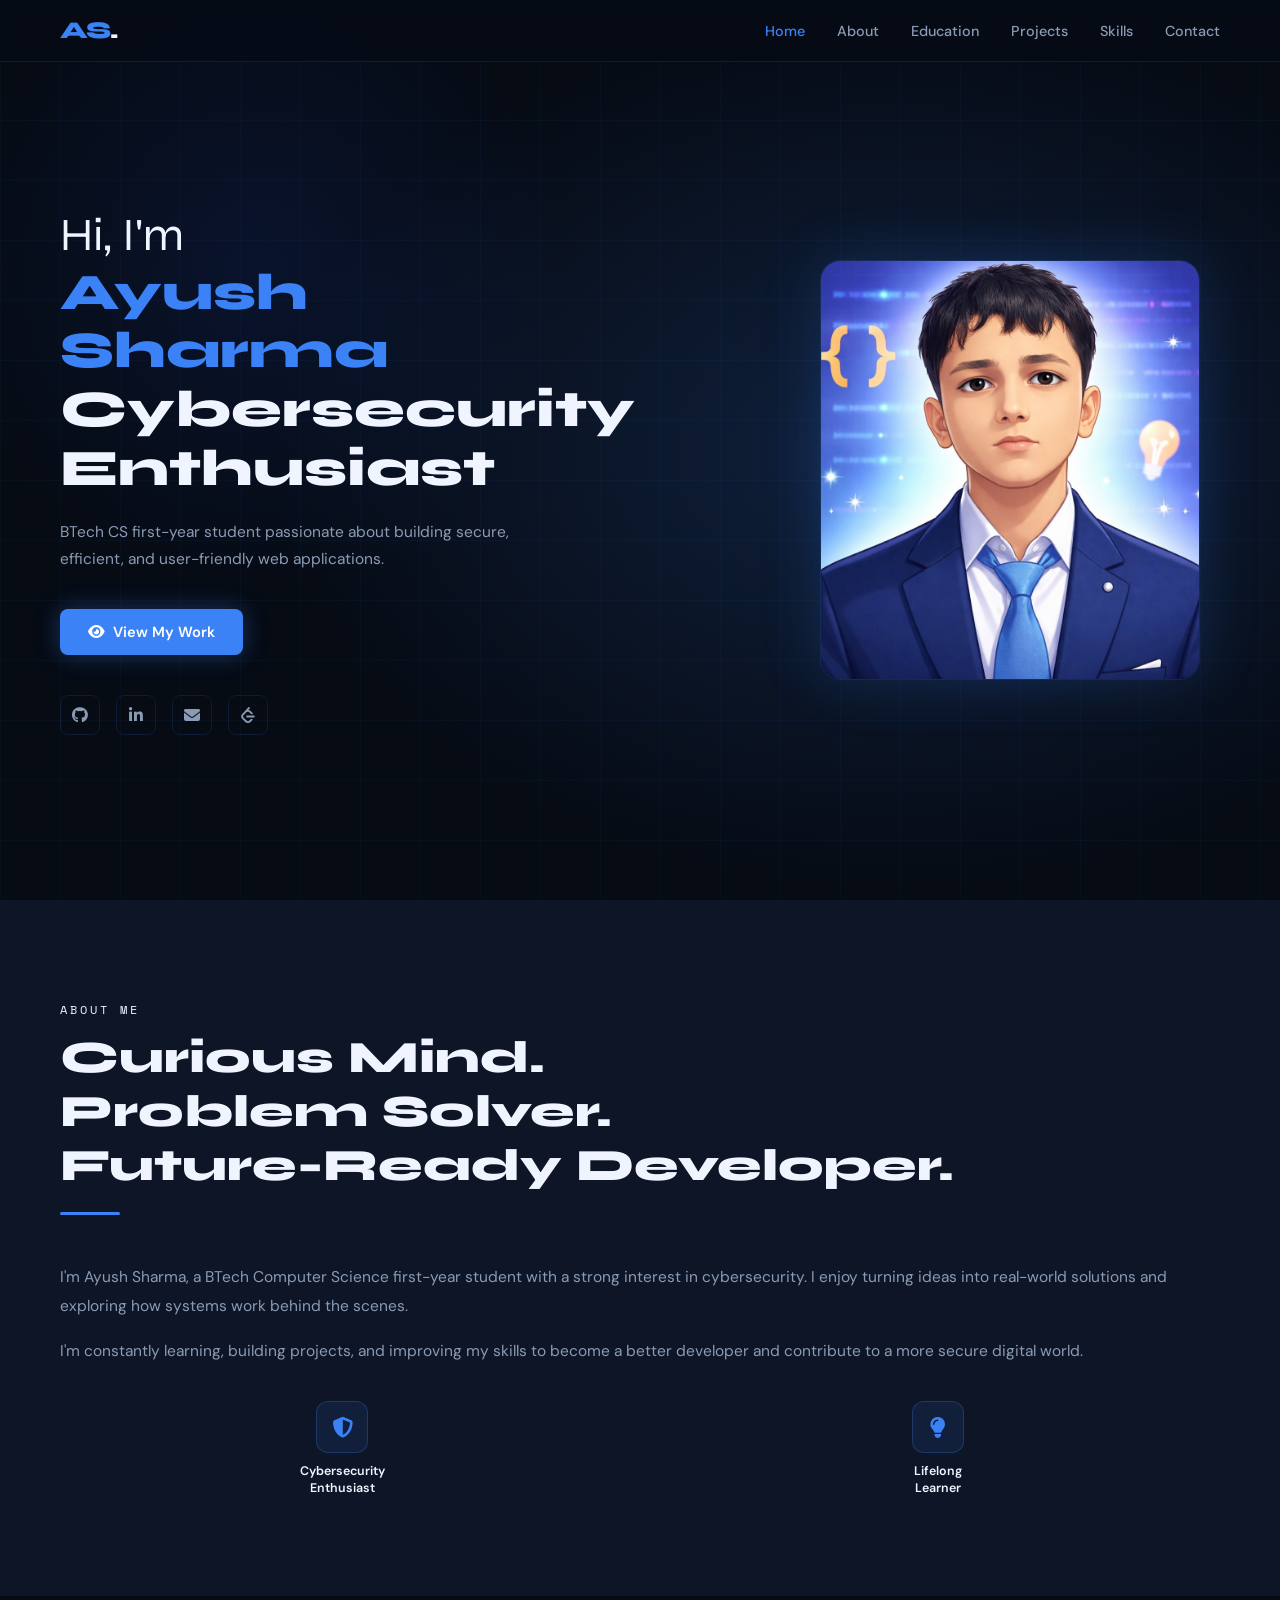
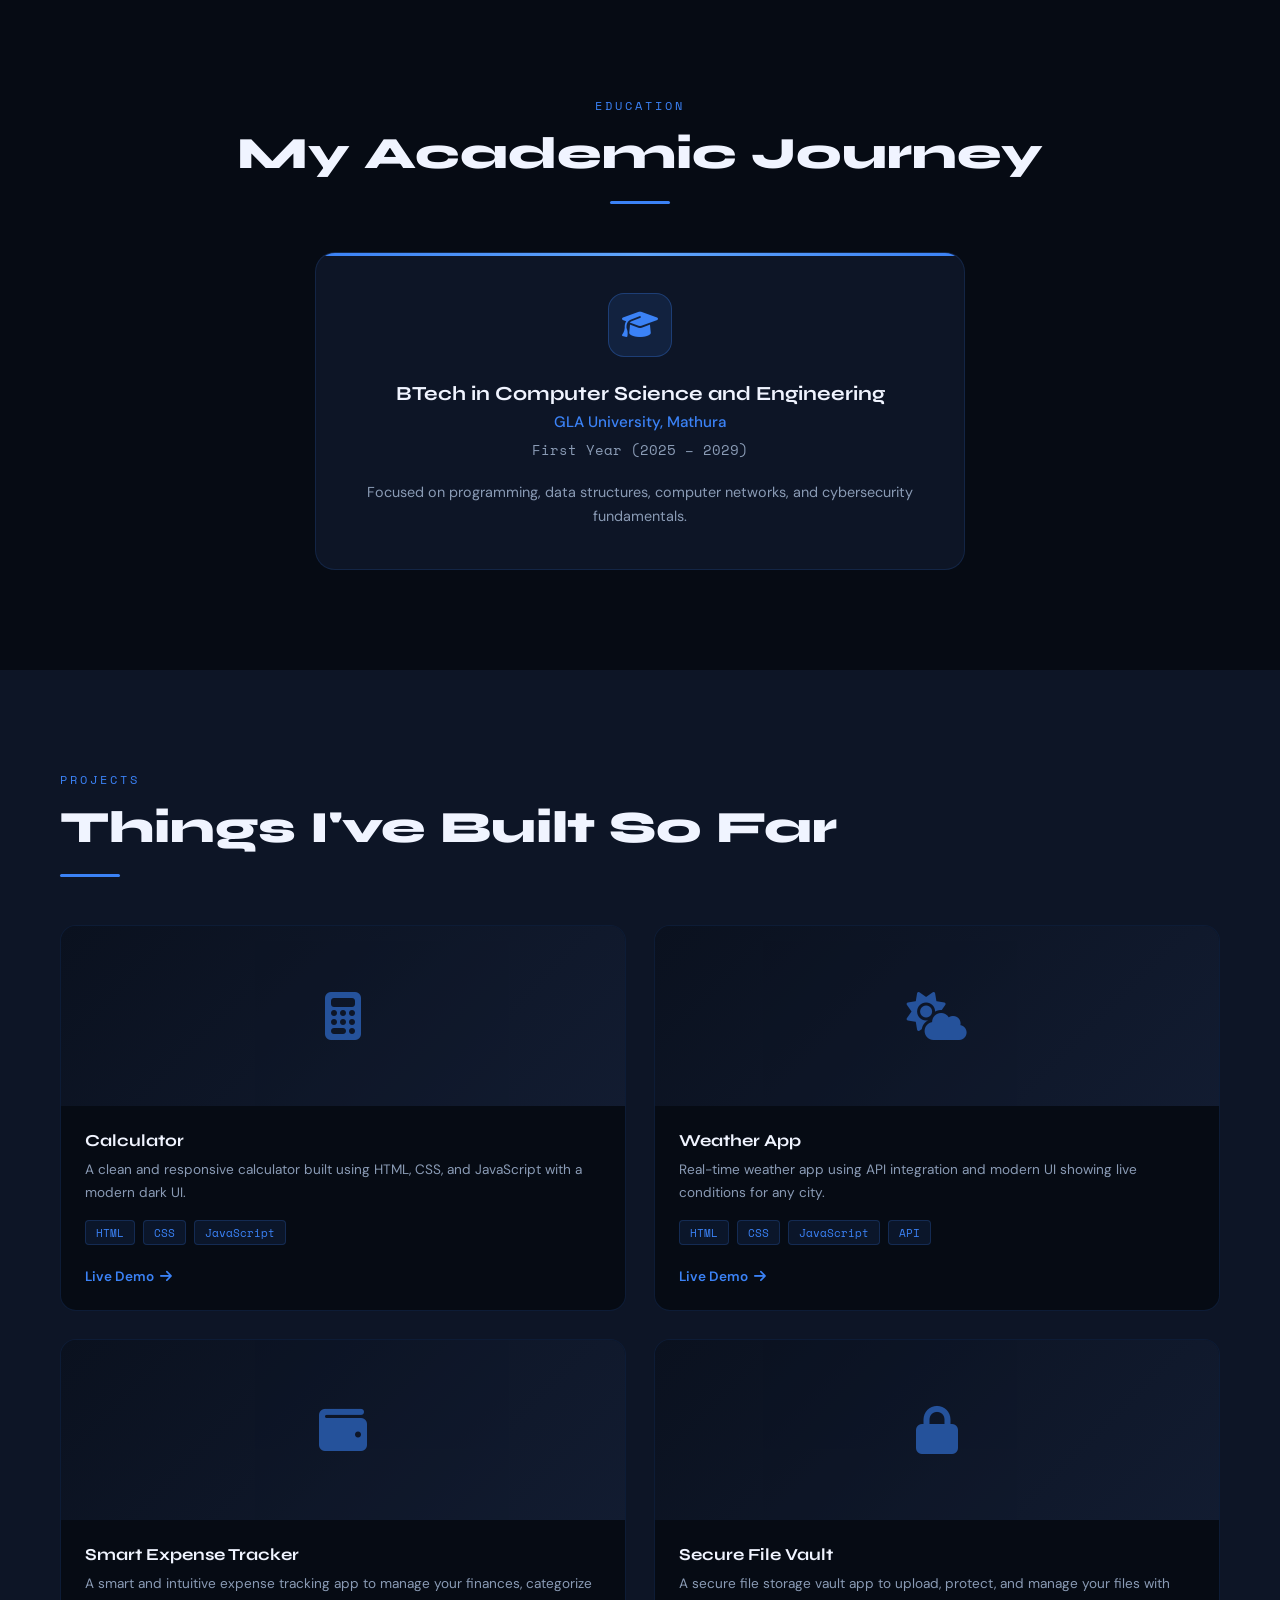
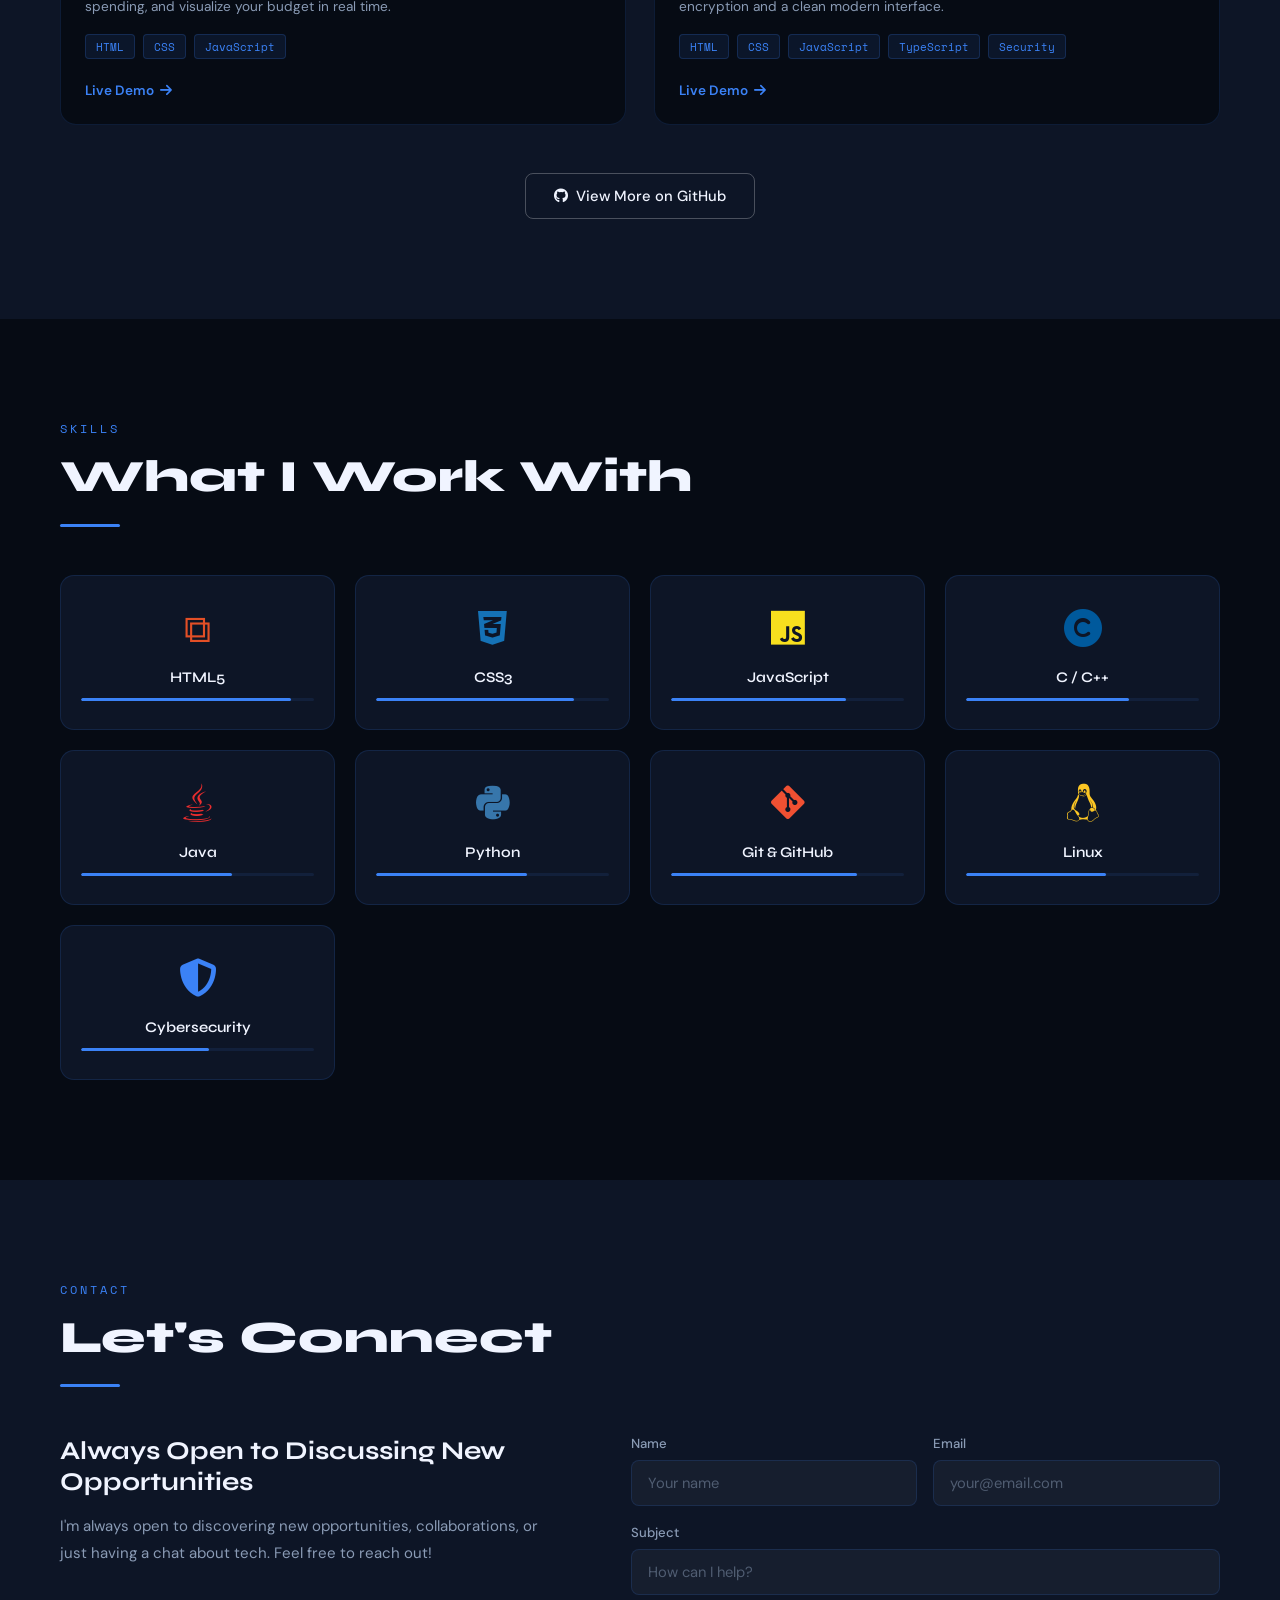
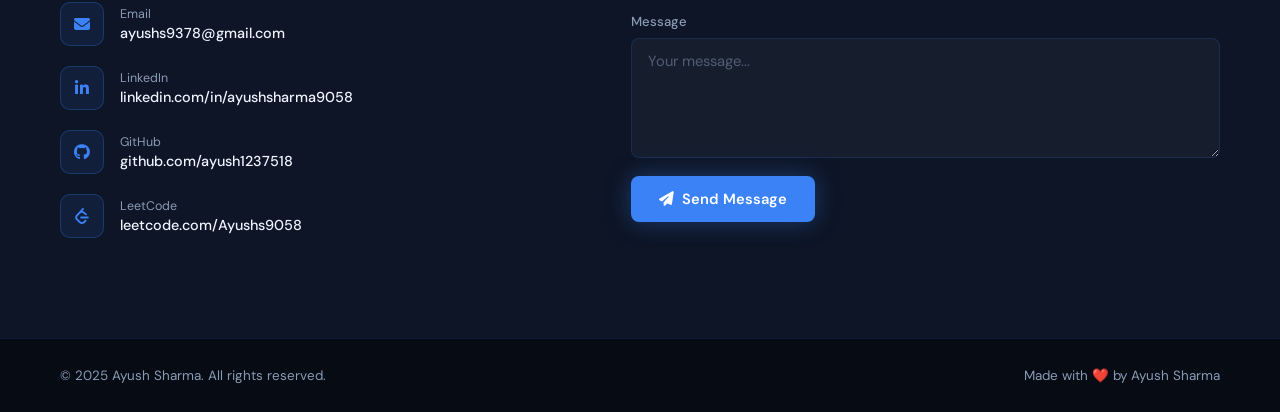
<file: index.html>
<!DOCTYPE html>
<html lang="en">
<head>
  <meta charset="UTF-8" />
  <meta name="viewport" content="width=device-width, initial-scale=1.0"/>
  <title>Ayush Sharma | Cybersecurity Enthusiast</title>
  <link href="https://fonts.googleapis.com/css2?family=Space+Mono:wght@400;700&family=Syne:wght@400;500;600;700;800&family=DM+Sans:wght@300;400;500;600&display=swap" rel="stylesheet"/>
  <link rel="stylesheet" href="https://cdnjs.cloudflare.com/ajax/libs/font-awesome/6.5.0/css/all.min.css"/>
  <link rel="stylesheet" href="styles.css"/>
</head>
<body>

<!-- ═══ NAVBAR ═══ -->
<nav id="navbar">
  <div class="nav-logo">AS<span>.</span></div>
  <ul class="nav-links" id="navLinks">
    <li><a href="#home">Home</a></li>
    <li><a href="#about">About</a></li>
    <li><a href="#education">Education</a></li>
    <li><a href="#projects">Projects</a></li>
    <li><a href="#skills">Skills</a></li>
    <li><a href="#contact">Contact</a></li>
  </ul>
  <div class="hamburger" id="hamburger" onclick="toggleMenu()">
    <span></span><span></span><span></span>
  </div>
</nav>

<!-- ═══ HERO ═══ -->
<section id="home">
  <div class="hero-bg"></div>
  <div class="hero-content">
    <div class="hero-left">
      <h1 class="hero-title">
        <span class="hi">Hi, I'm</span><br>
        <span class="name">Ayush Sharma</span><br>
        Cybersecurity Enthusiast
      </h1>
      <p class="hero-desc">
        BTech CS first-year student passionate about building secure, efficient, and user-friendly web applications.
      </p>
      <div class="hero-btns">
        <a href="#projects" class="btn-primary"><i class="fa-solid fa-eye"></i> View My Work</a>
      </div>
      <div class="hero-socials">
        <a href="https://github.com/ayush1237518" target="_blank" title="GitHub"><i class="fab fa-github"></i></a>
        <a href="https://www.linkedin.com/in/ayushsharma9058" target="_blank" title="LinkedIn"><i class="fab fa-linkedin-in"></i></a>
        <a href="mailto:ayushs9378@gmail.com" title="Email"><i class="fas fa-envelope"></i></a>
        <a href="https://leetcode.com/Ayushs9058" target="_blank" title="LeetCode">
          <svg width="16" height="16" viewBox="0 0 24 24" fill="currentColor"><path d="M13.483 0a1.374 1.374 0 0 0-.961.438L7.116 6.226l-3.854 4.126a5.266 5.266 0 0 0-1.209 2.104 5.35 5.35 0 0 0-.125.513 5.527 5.527 0 0 0 .062 2.362 5.83 5.83 0 0 0 .349 1.017 5.938 5.938 0 0 0 1.271 1.818l4.277 4.193.039.038c2.248 2.165 5.852 2.133 8.063-.074l2.396-2.392c.54-.54.54-1.414.003-1.955a1.378 1.378 0 0 0-1.951-.003l-2.396 2.392a3.021 3.021 0 0 1-4.205.038l-.02-.019-4.276-4.193c-.652-.64-.972-1.469-.948-2.263a2.68 2.68 0 0 1 .066-.523 2.545 2.545 0 0 1 .619-1.164L9.13 8.114c1.058-1.134 3.204-1.27 4.43-.278l3.501 2.831c.593.48 1.461.387 1.94-.207a1.384 1.384 0 0 0-.207-1.943l-3.5-2.831c-.8-.647-1.766-1.045-2.774-1.202l2.015-2.158A1.384 1.384 0 0 0 13.483 0zm-2.866 12.815a1.38 1.38 0 0 0-1.38 1.382 1.38 1.38 0 0 0 1.38 1.382H20.79a1.38 1.38 0 0 0 1.38-1.382 1.38 1.38 0 0 0-1.38-1.382z"/></svg>
        </a>
      </div>
    </div>
    <div class="hero-right">
      <div class="hero-img-wrapper">
        <div class="hero-img-glow"></div>
        <img src="[data-uri]"
             class="hero-img" alt="Ayush Sharma"/>
      </div>
      </div>
    </div>
  </div>
</section>

<!-- ═══ ABOUT ═══ -->
<section id="about">
  <div class="section-inner">
    <div class="about-grid reveal">
      <div class="about-text">
        <div class="section-tag">About Me</div>
        <h2 class="section-title" style="color:var(--text-white);">Curious Mind.<br>Problem Solver.<br>Future-Ready Developer.</h2>
        <div class="section-line"></div>
        <p>I'm Ayush Sharma, a BTech Computer Science first-year student with a strong interest in cybersecurity. I enjoy turning ideas into real-world solutions and exploring how systems work behind the scenes.</p>
        <p>I'm constantly learning, building projects, and improving my skills to become a better developer and contribute to a more secure digital world.</p>
        <div class="about-highlights">
          <div class="highlight-item">
            <div class="highlight-icon"><i class="fas fa-shield-halved"></i></div>
            <span class="highlight-label">Cybersecurity<br>Enthusiast</span>
          </div>
          <div class="highlight-item">
            <div class="highlight-icon"><i class="fas fa-lightbulb"></i></div>
            <span class="highlight-label">Lifelong<br>Learner</span>
          </div>
        </div>
      </div>
    </div>
  </div>
</section>

<!-- ═══ EDUCATION ═══ -->
<section id="education">
  <div class="section-inner reveal" style="text-align:center;">
    <div class="section-tag" style="text-align:center;">Education</div>
    <h2 class="section-title" style="text-align:center;">My Academic Journey</h2>
    <div class="section-line" style="margin:0 auto 48px;"></div>
    <div class="edu-card">
      <div class="edu-icon"><i class="fas fa-graduation-cap"></i></div>
      <div class="edu-degree">BTech in Computer Science and Engineering</div>
      <div class="edu-uni">GLA University, Mathura</div>
      <div class="edu-year">First Year (2025 – 2029)</div>
      <div class="edu-desc">Focused on programming, data structures, computer networks, and cybersecurity fundamentals.</div>
    </div>
  </div>
</section>

<!-- ═══ PROJECTS ═══ -->
<section id="projects">
  <div class="section-inner">
    <div class="reveal">
      <div class="section-tag">Projects</div>
      <h2 class="section-title">Things I've Built So Far</h2>
      <div class="section-line"></div>
    </div>
    <div class="projects-grid reveal">

      <!-- Calculator -->
      <div class="project-card">
        <div class="project-img-placeholder"><i class="fas fa-calculator"></i></div>
        <div class="project-body">
          <div class="project-name">Calculator</div>
          <div class="project-desc">A clean and responsive calculator built using HTML, CSS, and JavaScript with a modern dark UI.</div>
          <div class="project-tags">
            <span class="tag">HTML</span><span class="tag">CSS</span><span class="tag">JavaScript</span>
          </div>
          <a href="https://ayush1237518.github.io/Calculator.app/" target="_blank" class="project-link">
            Live Demo <i class="fas fa-arrow-right"></i>
          </a>
        </div>
      </div>

      <!-- Weather App -->
      <div class="project-card">
        <div class="project-img-placeholder"><i class="fas fa-cloud-sun"></i></div>
        <div class="project-body">
          <div class="project-name">Weather App</div>
          <div class="project-desc">Real-time weather app using API integration and modern UI showing live conditions for any city.</div>
          <div class="project-tags">
            <span class="tag">HTML</span><span class="tag">CSS</span><span class="tag">JavaScript</span><span class="tag">API</span>
          </div>
          <a href="https://ayush1237518.github.io/Weather.app/" target="_blank" class="project-link">
            Live Demo <i class="fas fa-arrow-right"></i>
          </a>
        </div>
      </div>


      <!-- Smart Expense Tracker -->
      <div class="project-card">
        <div class="project-img-placeholder"><i class="fas fa-wallet"></i></div>
        <div class="project-body">
          <div class="project-name">Smart Expense Tracker</div>
          <div class="project-desc">A smart and intuitive expense tracking app to manage your finances, categorize spending, and visualize your budget in real time.</div>
          <div class="project-tags">
            <span class="tag">HTML</span><span class="tag">CSS</span><span class="tag">JavaScript</span>
          </div>
          <a href="https://ayush1237518.github.io/Smart-Expense-Tracker/" target="_blank" class="project-link">
            Live Demo <i class="fas fa-arrow-right"></i>
          </a>
        </div>
      </div>

      <!-- Secure File Vault -->
      <div class="project-card">
        <div class="project-img-placeholder"><i class="fas fa-lock"></i></div>
        <div class="project-body">
          <div class="project-name">Secure File Vault</div>
          <div class="project-desc">A secure file storage vault app to upload, protect, and manage your files with encryption and a clean modern interface.</div>
          <div class="project-tags">
            <span class="tag">HTML</span><span class="tag">CSS</span><span class="tag">JavaScript</span><span class="tag">TypeScript</span><span class="tag">Security</span>
          </div>
          <a href="https://filesecure1.netlify.app/" target="_blank" class="project-link">
            Live Demo <i class="fas fa-arrow-right"></i>
          </a>
        </div>
      </div>

    </div>
    <div class="projects-more reveal">
      <a href="https://github.com/ayush1237518" target="_blank" class="btn-outline">
        <i class="fab fa-github"></i> View More on GitHub
      </a>
    </div>
  </div>
</section>

<!-- ═══ SKILLS ═══ -->
<section id="skills">
  <div class="section-inner">
    <div class="reveal">
      <div class="section-tag">Skills</div>
      <h2 class="section-title">What I Work With</h2>
      <div class="section-line"></div>
    </div>
    <div class="skills-grid reveal">
      <div class="skill-card">
        <span class="skill-icon" style="color:#E34F26;">&#10697;</span>
        <div class="skill-name">HTML5</div>
        <div class="skill-level"><div class="skill-level-fill" style="width:90%"></div></div>
      </div>
      <div class="skill-card">
        <span class="skill-icon" style="color:#1572B6;"><i class="fab fa-css3-alt"></i></span>
        <div class="skill-name">CSS3</div>
        <div class="skill-level"><div class="skill-level-fill" style="width:85%"></div></div>
      </div>
      <div class="skill-card">
        <span class="skill-icon" style="color:#F7DF1E;"><i class="fab fa-js"></i></span>
        <div class="skill-name">JavaScript</div>
        <div class="skill-level"><div class="skill-level-fill" style="width:75%"></div></div>
      </div>
      <div class="skill-card">
        <span class="skill-icon" style="color:#00599C;"><i class="fas fa-copyright"></i></span>
        <div class="skill-name">C / C++</div>
        <div class="skill-level"><div class="skill-level-fill" style="width:70%"></div></div>
      </div>
      <div class="skill-card">
        <span class="skill-icon" style="color:#EA2D2E;"><i class="fab fa-java"></i></span>
        <div class="skill-name">Java</div>
        <div class="skill-level"><div class="skill-level-fill" style="width:65%"></div></div>
      </div>
      <div class="skill-card">
        <span class="skill-icon" style="color:#3776AB;"><i class="fab fa-python"></i></span>
        <div class="skill-name">Python</div>
        <div class="skill-level"><div class="skill-level-fill" style="width:65%"></div></div>
      </div>
      <div class="skill-card">
        <span class="skill-icon" style="color:#F05032;"><i class="fab fa-git-alt"></i></span>
        <div class="skill-name">Git &amp; GitHub</div>
        <div class="skill-level"><div class="skill-level-fill" style="width:80%"></div></div>
      </div>
      <div class="skill-card">
        <span class="skill-icon" style="color:#FCC624;"><i class="fab fa-linux"></i></span>
        <div class="skill-name">Linux</div>
        <div class="skill-level"><div class="skill-level-fill" style="width:60%"></div></div>
      </div>
      <div class="skill-card">
        <span class="skill-icon" style="color:var(--blue);"><i class="fas fa-shield-halved"></i></span>
        <div class="skill-name">Cybersecurity</div>
        <div class="skill-level"><div class="skill-level-fill" style="width:55%"></div></div>
      </div>
    </div>
  </div>
</section>

<!-- ═══ CONTACT ═══ -->
<section id="contact">
  <div class="section-inner">
    <div class="reveal">
      <div class="section-tag">Contact</div>
      <h2 class="section-title">Let's Connect</h2>
      <div class="section-line"></div>
    </div>
    <div class="contact-grid reveal">
      <div class="contact-info">
        <h3>Always Open to Discussing New Opportunities</h3>
        <p>I'm always open to discovering new opportunities, collaborations, or just having a chat about tech. Feel free to reach out!</p>
        <div class="contact-items">
          <div class="contact-item">
            <div class="contact-item-icon"><i class="fas fa-envelope"></i></div>
            <div class="contact-item-text">
              <div class="contact-item-label">Email</div>
              <div class="contact-item-val"><a href="mailto:ayushs9378@gmail.com">ayushs9378@gmail.com</a></div>
            </div>
          </div>
          <div class="contact-item">
            <div class="contact-item-icon"><i class="fab fa-linkedin-in"></i></div>
            <div class="contact-item-text">
              <div class="contact-item-label">LinkedIn</div>
              <div class="contact-item-val"><a href="https://www.linkedin.com/in/ayushsharma9058" target="_blank">linkedin.com/in/ayushsharma9058</a></div>
            </div>
          </div>
          <div class="contact-item">
            <div class="contact-item-icon"><i class="fab fa-github"></i></div>
            <div class="contact-item-text">
              <div class="contact-item-label">GitHub</div>
              <div class="contact-item-val"><a href="https://github.com/ayush1237518" target="_blank">github.com/ayush1237518</a></div>
            </div>
          </div>
          <div class="contact-item">
            <div class="contact-item-icon">
              <svg width="16" height="16" viewBox="0 0 24 24" fill="currentColor"><path d="M13.483 0a1.374 1.374 0 0 0-.961.438L7.116 6.226l-3.854 4.126a5.266 5.266 0 0 0-1.209 2.104 5.35 5.35 0 0 0-.125.513 5.527 5.527 0 0 0 .062 2.362 5.83 5.83 0 0 0 .349 1.017 5.938 5.938 0 0 0 1.271 1.818l4.277 4.193.039.038c2.248 2.165 5.852 2.133 8.063-.074l2.396-2.392c.54-.54.54-1.414.003-1.955a1.378 1.378 0 0 0-1.951-.003l-2.396 2.392a3.021 3.021 0 0 1-4.205.038l-.02-.019-4.276-4.193c-.652-.64-.972-1.469-.948-2.263a2.68 2.68 0 0 1 .066-.523 2.545 2.545 0 0 1 .619-1.164L9.13 8.114c1.058-1.134 3.204-1.27 4.43-.278l3.501 2.831c.593.48 1.461.387 1.94-.207a1.384 1.384 0 0 0-.207-1.943l-3.5-2.831c-.8-.647-1.766-1.045-2.774-1.202l2.015-2.158A1.384 1.384 0 0 0 13.483 0zm-2.866 12.815a1.38 1.38 0 0 0-1.38 1.382 1.38 1.38 0 0 0 1.38 1.382H20.79a1.38 1.38 0 0 0 1.38-1.382 1.38 1.38 0 0 0-1.38-1.382z"/></svg>
            </div>
            <div class="contact-item-text">
              <div class="contact-item-label">LeetCode</div>
              <div class="contact-item-val"><a href="https://leetcode.com/Ayushs9058" target="_blank">leetcode.com/Ayushs9058</a></div>
            </div>
          </div>
        </div>
      </div>
      <div>
        <form class="contact-form" onsubmit="handleSubmit(event)">
          <div class="form-row">
            <div class="form-group">
              <label>Name</label>
              <input type="text" placeholder="Your name" required/>
            </div>
            <div class="form-group">
              <label>Email</label>
              <input type="email" placeholder="your@email.com" required/>
            </div>
          </div>
          <div class="form-group">
            <label>Subject</label>
            <input type="text" placeholder="How can I help?" required/>
          </div>
          <div class="form-group">
            <label>Message</label>
            <textarea placeholder="Your message..." required></textarea>
          </div>
          <button type="submit" class="btn-primary" style="align-self:flex-start;">
            <i class="fas fa-paper-plane"></i> Send Message
          </button>
        </form>
      </div>
    </div>
  </div>
</section>

<!-- ═══ FOOTER ═══ -->
<footer>
  <div class="footer-copy">© 2025 Ayush Sharma. All rights reserved.</div>
  <div class="footer-made">Made with ❤️ by Ayush Sharma</div>
</footer>

<script src="script.js"></script>
</body>
</html>
</file>
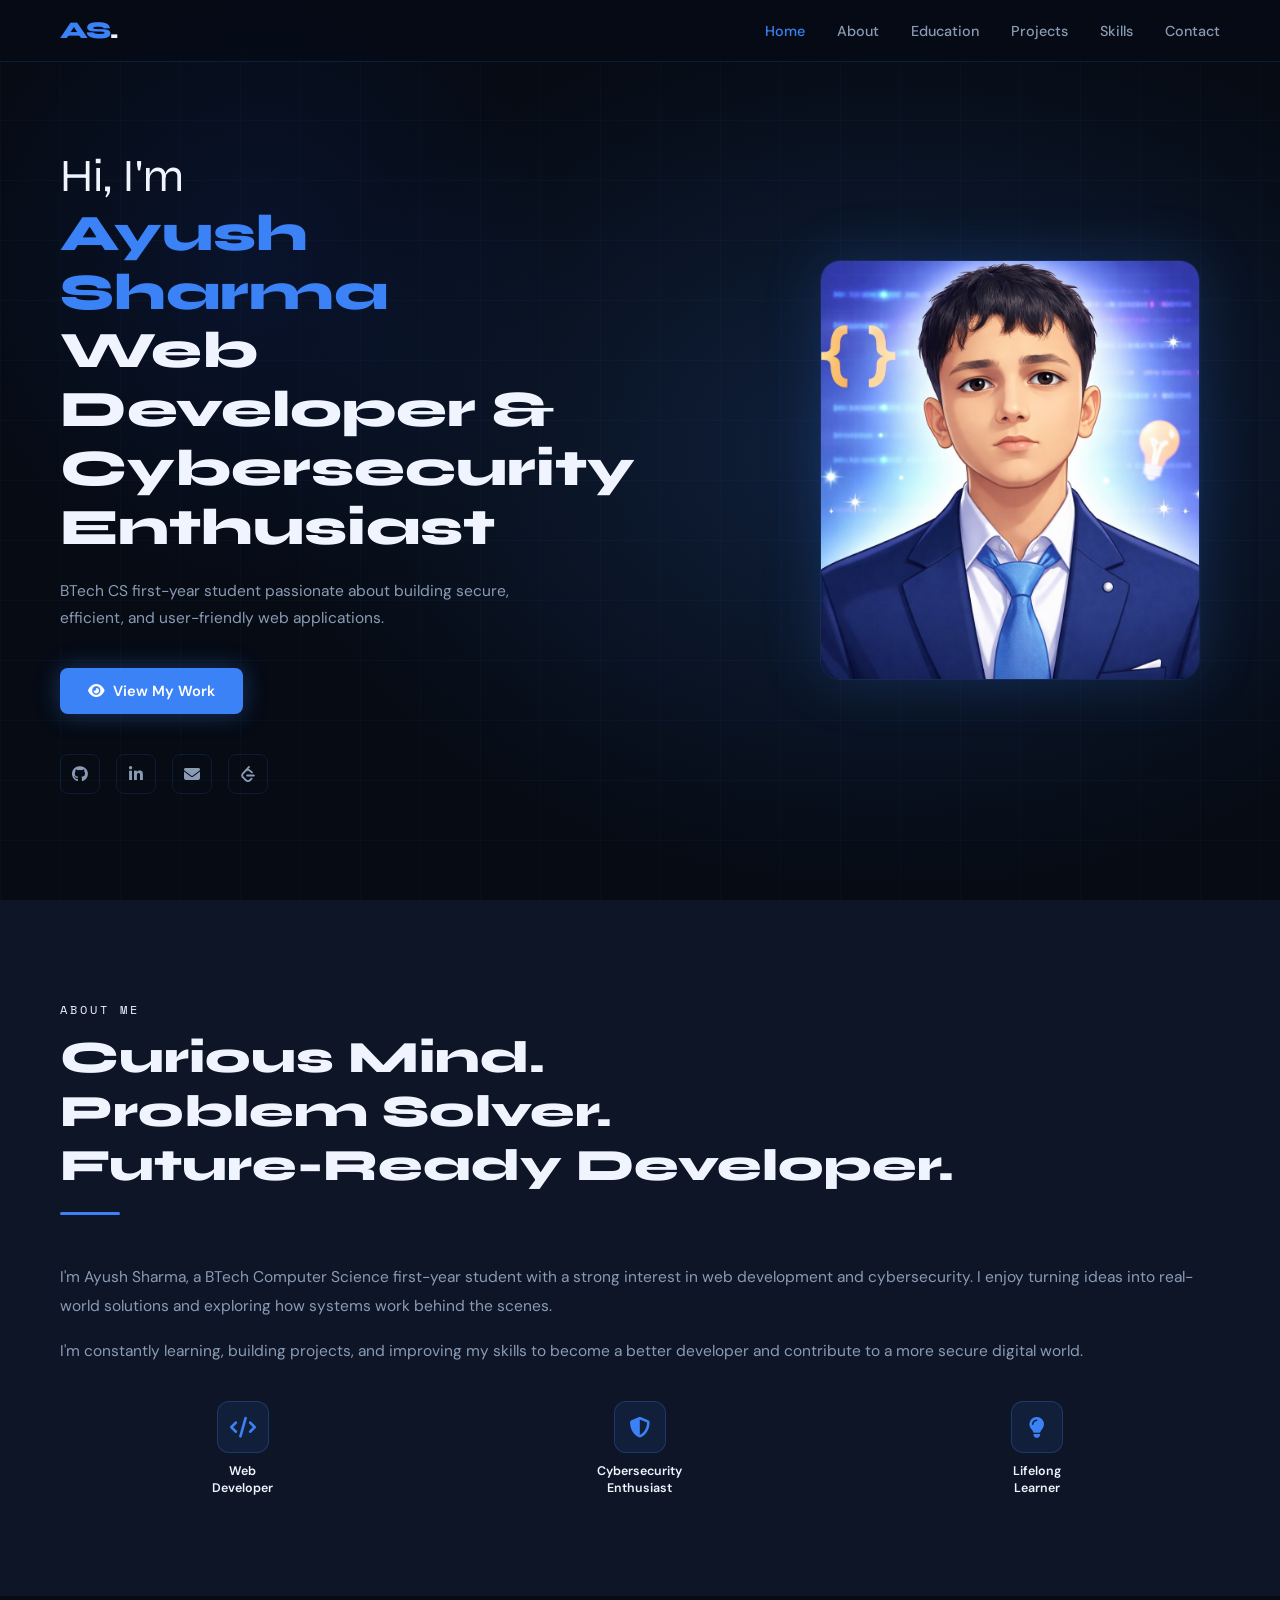
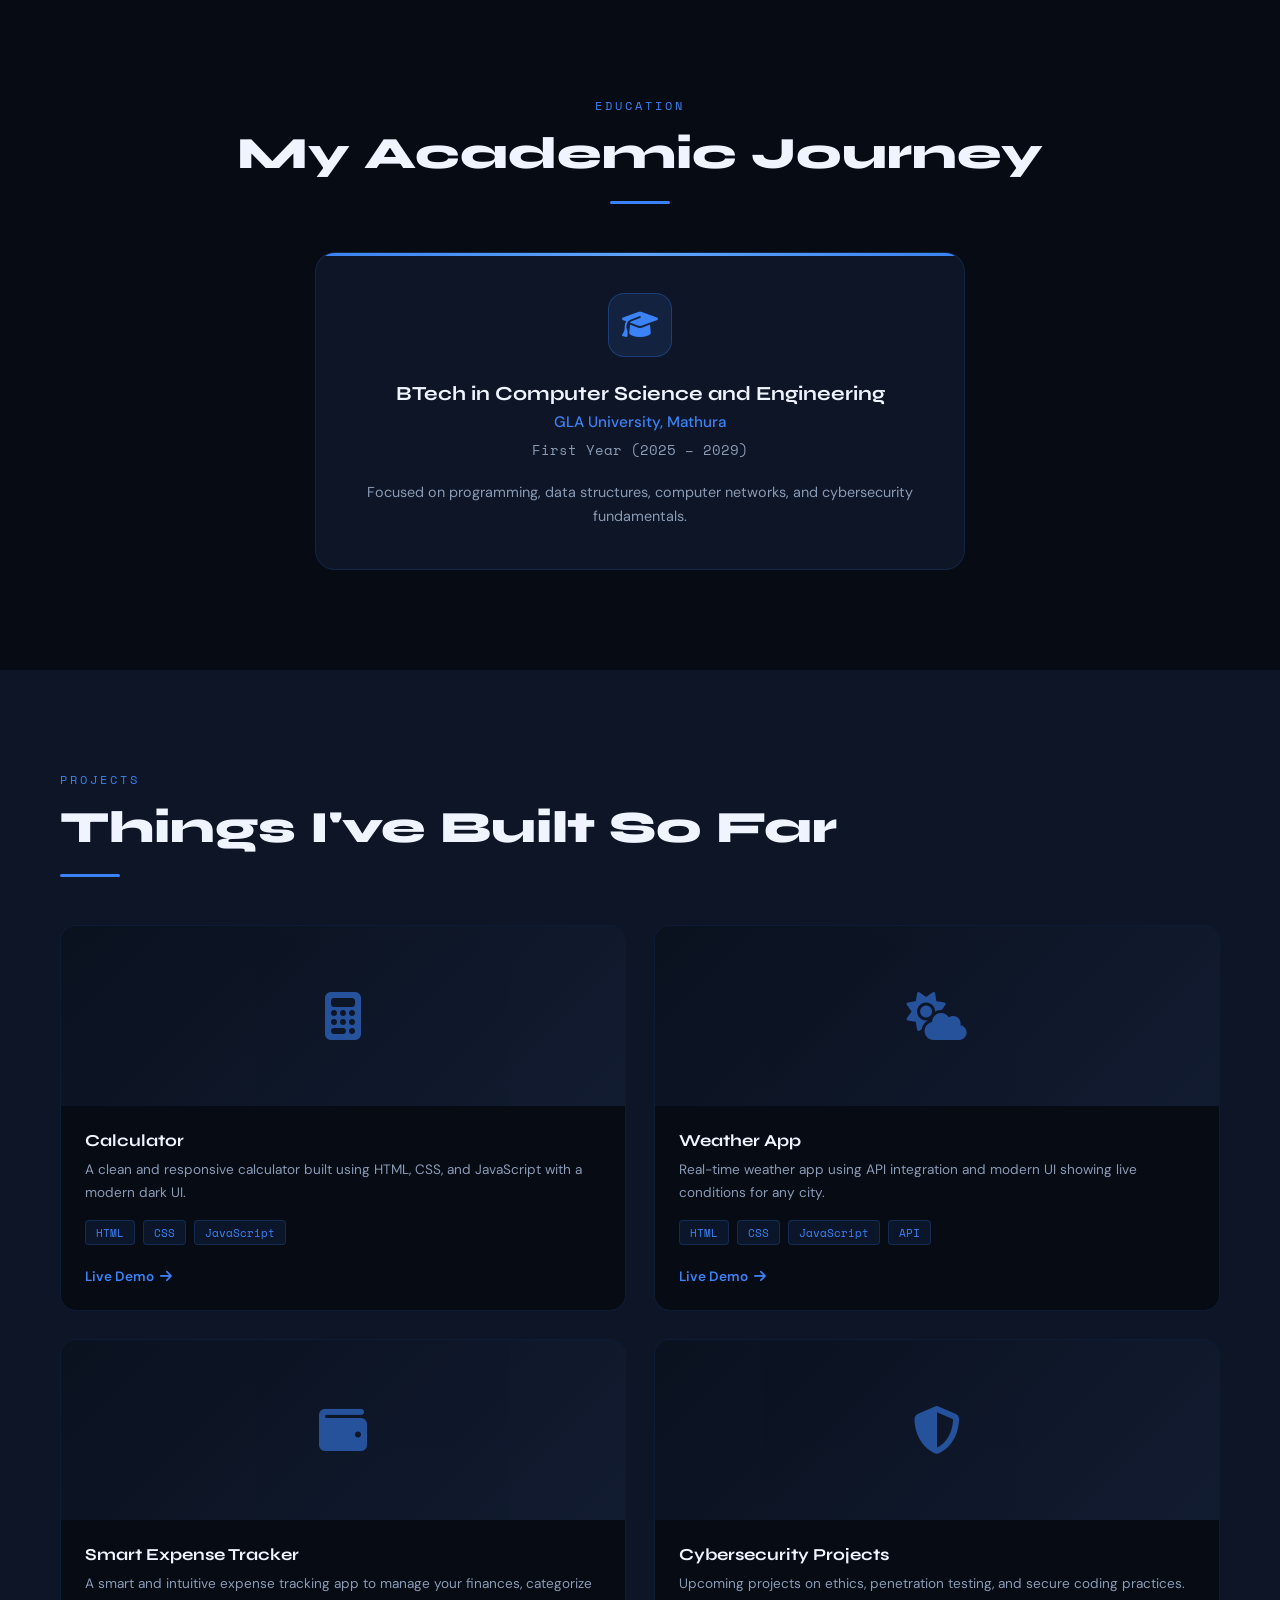
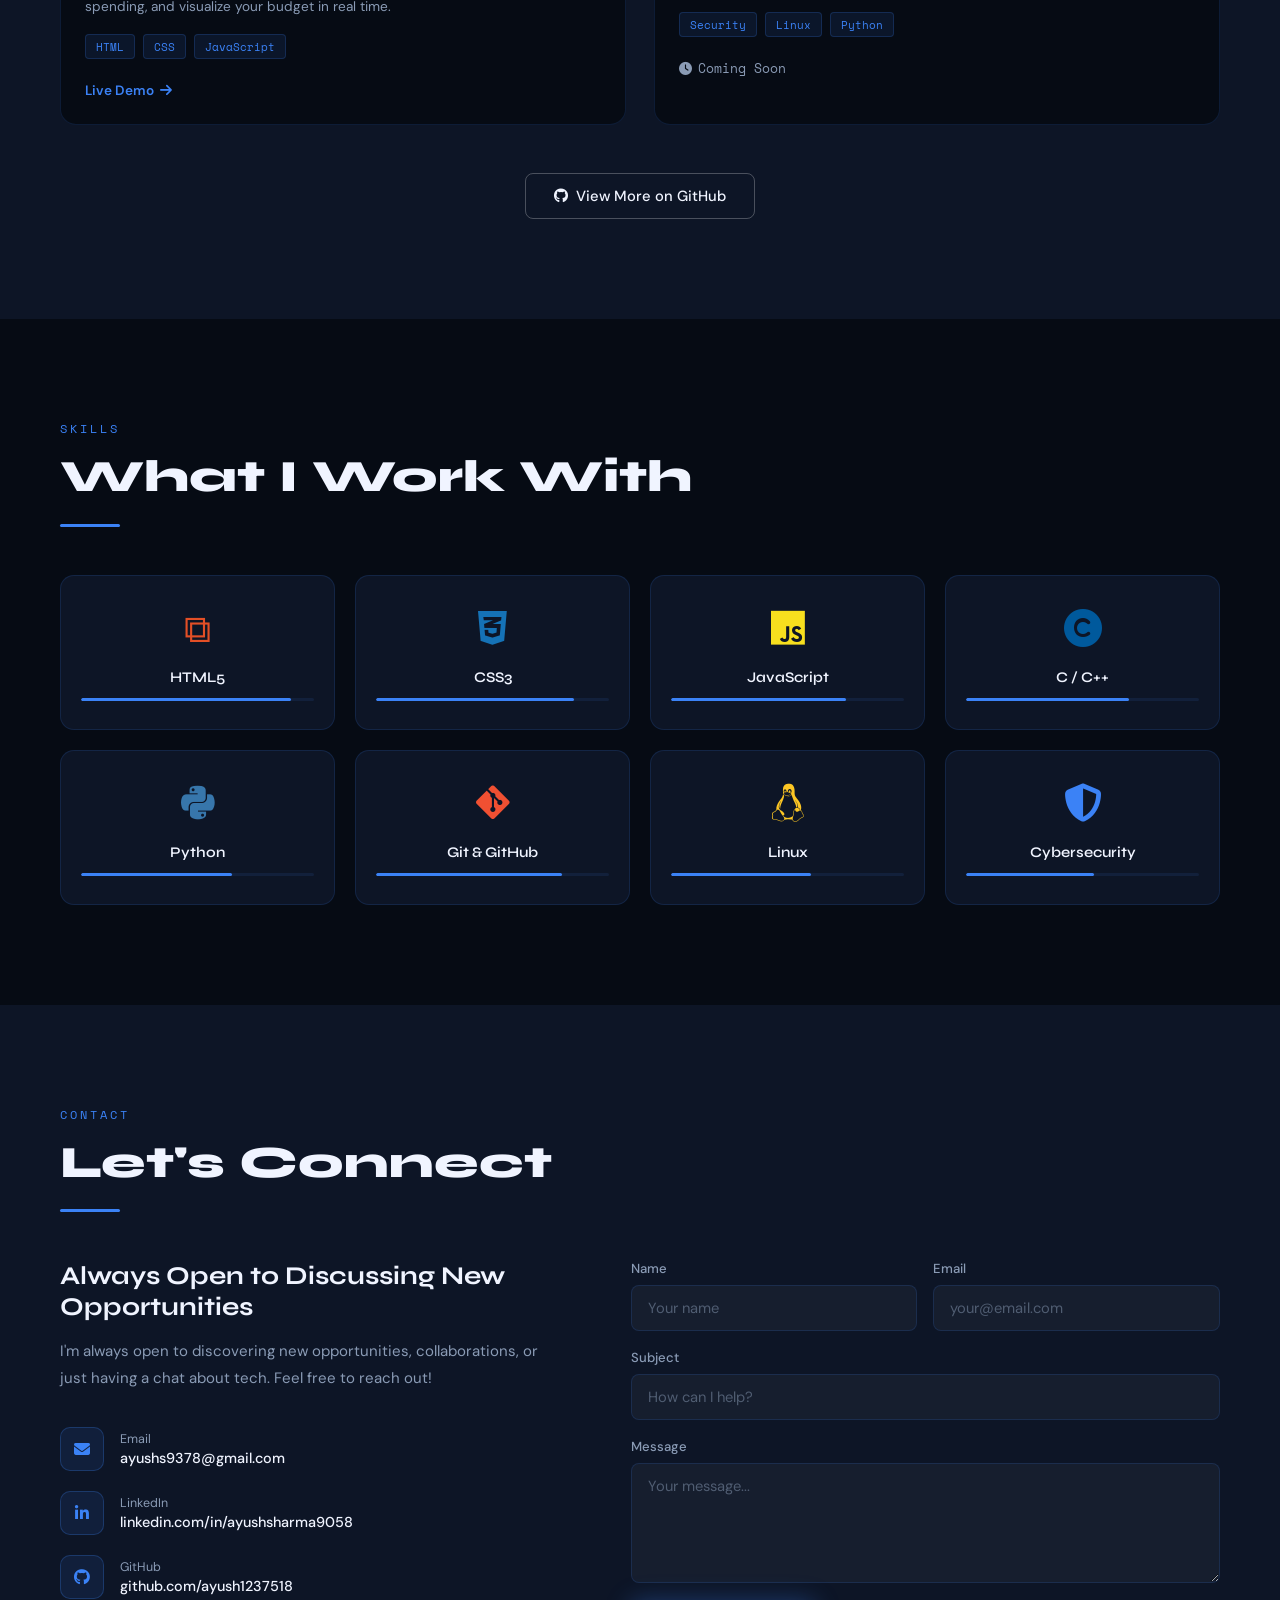
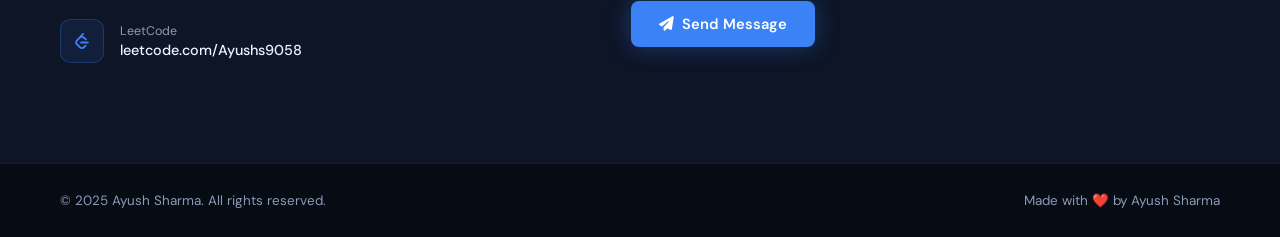
<file: index (1).html>
<!DOCTYPE html>
<html lang="en">
<head>
  <meta charset="UTF-8" />
  <meta name="viewport" content="width=device-width, initial-scale=1.0"/>
  <title>Ayush Sharma | Web Developer & Cybersecurity Enthusiast</title>
  <link href="https://fonts.googleapis.com/css2?family=Space+Mono:wght@400;700&family=Syne:wght@400;500;600;700;800&family=DM+Sans:wght@300;400;500;600&display=swap" rel="stylesheet"/>
  <link rel="stylesheet" href="https://cdnjs.cloudflare.com/ajax/libs/font-awesome/6.5.0/css/all.min.css"/>
  <style>
    :root {
      --blue: #3B82F6;
      --blue-glow: rgba(59,130,246,0.25);
      --blue-dark: #1D4ED8;
      --bg-dark: #060B14;
      --bg-card: #0D1526;
      --bg-light: #F8FAFF;
      --text-white: #F0F4FF;
      --text-muted: #8A9BB5;
      --text-dark: #0D1526;
      --border: rgba(59,130,246,0.15);
      --font-display: 'Syne', sans-serif;
      --font-mono: 'Space Mono', monospace;
      --font-body: 'DM Sans', sans-serif;
    }
    *, *::before, *::after { margin:0; padding:0; box-sizing:border-box; }
    html { scroll-behavior: smooth; }
    body { font-family: var(--font-body); background: var(--bg-dark); color: var(--text-white); overflow-x: hidden; }

    /* ── SCROLLBAR ── */
    ::-webkit-scrollbar { width:6px; }
    ::-webkit-scrollbar-track { background: var(--bg-dark); }
    ::-webkit-scrollbar-thumb { background: var(--blue); border-radius:3px; }

    /* ── NAVBAR ── */
    nav {
      position: fixed; top:0; left:0; right:0; z-index:1000;
      display:flex; align-items:center; justify-content:space-between;
      padding: 16px 60px;
      background: rgba(6,11,20,0.6);
      backdrop-filter: blur(20px);
      -webkit-backdrop-filter: blur(20px);
      border-bottom: 1px solid var(--border);
      transition: all 0.3s ease;
    }
    nav.scrolled { padding: 12px 60px; background: rgba(6,11,20,0.92); }
    .nav-logo {
      font-family: var(--font-display);
      font-size: 1.5rem;
      font-weight: 800;
      color: var(--blue);
      letter-spacing: -1px;
    }
    .nav-logo span { color: var(--text-white); }
    .nav-links { display:flex; gap:32px; list-style:none; }
    .nav-links a {
      font-family: var(--font-body); font-size:0.9rem; font-weight:500;
      color: var(--text-muted); text-decoration:none;
      transition: color 0.2s; position:relative;
    }
    .nav-links a::after {
      content:''; position:absolute; bottom:-4px; left:0; right:0;
      height:2px; background:var(--blue); transform:scaleX(0);
      transition:transform 0.25s ease;
    }
    .nav-links a:hover { color: var(--text-white); }
    .nav-links a:hover::after { transform:scaleX(1); }
    .nav-icon { font-size:0.9rem; color: var(--text-muted); cursor:pointer; }

    /* hamburger */
    .hamburger { display:none; flex-direction:column; gap:5px; cursor:pointer; }
    .hamburger span { width:24px; height:2px; background:var(--text-white); border-radius:2px; transition:all 0.3s; }

    /* ── HERO ── */
    #home {
      min-height: 100vh;
      display: flex; align-items: center;
      position: relative; overflow: hidden;
      padding: 120px 60px 80px;
    }
    .hero-bg {
      position:absolute; inset:0;
      background: radial-gradient(ellipse 70% 70% at 70% 50%, rgba(59,130,246,0.18) 0%, transparent 70%),
                  radial-gradient(ellipse 40% 60% at 20% 30%, rgba(29,78,216,0.12) 0%, transparent 60%),
                  var(--bg-dark);
    }
    /* Grid lines */
    .hero-bg::before {
      content:'';
      position:absolute; inset:0;
      background-image:
        linear-gradient(rgba(59,130,246,0.04) 1px, transparent 1px),
        linear-gradient(90deg, rgba(59,130,246,0.04) 1px, transparent 1px);
      background-size: 60px 60px;
    }
    .hero-content {
      position:relative; z-index:2;
      display: flex; align-items:center; justify-content:space-between;
      width:100%; max-width:1200px; margin:0 auto; gap:60px;
    }
    .hero-left { flex:1; max-width:580px; }
    .hero-badge {
      display:inline-flex; align-items:center; gap:8px;
      background: rgba(59,130,246,0.1); border:1px solid rgba(59,130,246,0.3);
      border-radius:30px; padding:6px 16px; margin-bottom:24px;
      font-size:0.78rem; font-family:var(--font-mono); color:var(--blue);
      animation: fadeInUp 0.6s ease both;
    }
    .hero-badge::before { content:''; width:8px; height:8px; background:var(--blue); border-radius:50%; animation:pulse 2s infinite; }
    @keyframes pulse { 0%,100%{opacity:1;} 50%{opacity:0.4;} }
    .hero-title {
      font-family: var(--font-display);
      font-size: clamp(2rem, 4vw, 3.2rem);
      font-weight: 800; line-height: 1.15;
      margin-bottom: 20px;
      animation: fadeInUp 0.7s ease 0.1s both;
    }
    .hero-title .hi { color: var(--text-white); font-weight:400; font-size:0.9em; }
    .hero-title .name { color: var(--blue); }
    .hero-desc {
      font-size: 0.97rem; color: var(--text-muted); line-height:1.75;
      margin-bottom:36px; max-width:480px;
      animation: fadeInUp 0.7s ease 0.2s both;
    }
    .hero-btns {
      display:flex; gap:16px; flex-wrap:wrap; margin-bottom:40px;
      animation: fadeInUp 0.7s ease 0.3s both;
    }
    .btn-primary {
      display:inline-flex; align-items:center; gap:8px;
      background: var(--blue); color:#fff;
      border:none; border-radius:8px; padding:13px 28px;
      font-family:var(--font-body); font-size:0.92rem; font-weight:600;
      cursor:pointer; text-decoration:none;
      transition: all 0.25s ease;
      box-shadow: 0 0 24px rgba(59,130,246,0.35);
    }
    .btn-primary:hover { background: var(--blue-dark); transform:translateY(-2px); box-shadow:0 0 36px rgba(59,130,246,0.5); }
    .btn-outline {
      display:inline-flex; align-items:center; gap:8px;
      background: transparent; color:var(--text-white);
      border:1.5px solid rgba(255,255,255,0.25); border-radius:8px; padding:12px 28px;
      font-family:var(--font-body); font-size:0.92rem; font-weight:500;
      cursor:pointer; text-decoration:none;
      transition: all 0.25s ease;
    }
    .btn-outline:hover { border-color:var(--blue); color:var(--blue); transform:translateY(-2px); }
    .hero-socials {
      display:flex; gap:16px;
      animation: fadeInUp 0.7s ease 0.4s both;
    }
    .hero-socials a {
      width:40px; height:40px;
      display:flex; align-items:center; justify-content:center;
      border:1px solid var(--border); border-radius:8px;
      color:var(--text-muted); font-size:1rem; text-decoration:none;
      transition: all 0.25s;
    }
    .hero-socials a:hover { border-color:var(--blue); color:var(--blue); transform:translateY(-3px); }
    .hero-right {
      flex:0 0 400px; position:relative;
      animation: fadeInRight 0.9s ease 0.2s both;
    }
    .hero-img-wrapper {
      position:relative; width:380px; height:420px;
    }
    .hero-img-glow {
      position:absolute; inset:-20px;
      background: radial-gradient(ellipse, rgba(59,130,246,0.3), transparent 70%);
      border-radius:50%; filter:blur(30px);
    }
    .hero-img {
      width:100%; height:100%; object-fit:cover; border-radius:20px;
      position:relative; z-index:1;
      border:1px solid rgba(59,130,246,0.2);
      box-shadow: 0 0 60px rgba(59,130,246,0.2);
    }
    /* floating badges */
    .float-badge {
      position:absolute; z-index:2;
      background:rgba(13,21,38,0.9); backdrop-filter:blur(10px);
      border:1px solid var(--border); border-radius:12px;
      padding:10px 16px; font-size:0.78rem;
      display:flex; align-items:center; gap:8px;
    }
    .float-badge.top { top:-20px; right:-20px; color:var(--blue); }
    .float-badge.bot { bottom:-10px; left:-20px; color:#10B981; }
    .float-badge i { font-size:1rem; }
    @keyframes fadeInUp { from{opacity:0;transform:translateY(28px);} to{opacity:1;transform:translateY(0);} }
    @keyframes fadeInRight { from{opacity:0;transform:translateX(40px);} to{opacity:1;transform:translateX(0);} }

    /* ── SECTIONS ── */
    section { padding: 100px 60px; }
    .section-inner { max-width:1200px; margin:0 auto; }
    .section-tag {
      font-family:var(--font-mono); font-size:0.78rem; color:var(--blue);
      letter-spacing:3px; text-transform:uppercase; margin-bottom:12px;
    }
    .section-title {
      font-family:var(--font-display); font-size:clamp(1.8rem,3.5vw,2.8rem);
      font-weight:800; line-height:1.2; margin-bottom:20px;
    }
    .section-line {
      width:60px; height:3px; background:var(--blue); border-radius:2px; margin-bottom:48px;
    }

    /* ── ABOUT ── */
    #about { background: var(--bg-card); }
    #about .section-tag, #about .section-title { color:var(--text-white); }
    #about .section-line { }
    .about-grid {
      display:block;
    }
    .about-text p {
      font-size:0.97rem; color:var(--text-muted); line-height:1.85; margin-bottom:16px;
    }
    .about-highlights {
      display:flex; gap:32px; margin-top:36px; flex-wrap:wrap;
    }
    .highlight-item {
      display:flex; flex-direction:column; align-items:center; gap:10px;
      text-align:center; flex:1; min-width:80px;
    }
    .highlight-icon {
      width:52px; height:52px;
      display:flex; align-items:center; justify-content:center;
      background: rgba(59,130,246,0.1); border:1px solid rgba(59,130,246,0.25);
      border-radius:12px; font-size:1.3rem; color:var(--blue);
      transition: all 0.25s;
    }
    .highlight-item:hover .highlight-icon { background:var(--blue); color:#fff; transform:translateY(-4px); }
    .highlight-label { font-size:0.78rem; font-weight:600; color:var(--text-white); line-height:1.3; }

    /* ── EDUCATION ── */
    #education { background: var(--bg-dark); text-align:center; }
    .edu-card {
      max-width:650px; margin:0 auto;
      background:var(--bg-card); border:1px solid var(--border);
      border-radius:20px; padding:40px;
      position:relative; overflow:hidden;
      transition: transform 0.3s, box-shadow 0.3s;
    }
    .edu-card:hover { transform:translateY(-6px); box-shadow:0 20px 60px rgba(59,130,246,0.15); }
    .edu-card::before {
      content:''; position:absolute; top:0; left:0; right:0; height:3px;
      background:linear-gradient(90deg, var(--blue), #60A5FA, var(--blue));
    }
    .edu-icon {
      width:64px; height:64px; background:rgba(59,130,246,0.12);
      border:1px solid rgba(59,130,246,0.3); border-radius:16px;
      display:flex; align-items:center; justify-content:center;
      font-size:1.8rem; color:var(--blue); margin:0 auto 24px;
    }
    .edu-degree { font-family:var(--font-display); font-size:1.25rem; font-weight:700; margin-bottom:6px; }
    .edu-uni { font-size:0.95rem; color:var(--blue); font-weight:500; margin-bottom:8px; }
    .edu-year { font-size:0.85rem; color:var(--text-muted); font-family:var(--font-mono); margin-bottom:20px; }
    .edu-desc { font-size:0.9rem; color:var(--text-muted); line-height:1.7; }

    /* ── PROJECTS ── */
    #projects { background: var(--bg-card); }
    .projects-grid { display:grid; grid-template-columns:repeat(2,1fr); gap:28px; }
    .project-card {
      background:var(--bg-dark); border:1px solid var(--border);
      border-radius:16px; overflow:hidden;
      transition: all 0.3s ease;
      cursor:pointer;
    }
    .project-card:hover { transform:translateY(-8px); border-color:rgba(59,130,246,0.4); box-shadow:0 20px 50px rgba(59,130,246,0.15); }
    .project-img {
      width:100%; height:180px; object-fit:cover;
      display:block; transition:transform 0.4s ease;
    }
    .project-card:hover .project-img { transform:scale(1.05); }
    .project-img-placeholder {
      width:100%; height:180px;
      background:linear-gradient(135deg, #0D1526, #1a2744);
      display:flex; align-items:center; justify-content:center;
      font-size:3rem; color:var(--blue); opacity:0.6;
      transition:transform 0.4s ease;
    }
    .project-card:hover .project-img-placeholder { transform:scale(1.05); }
    .project-body { padding:24px; }
    .project-name { font-family:var(--font-display); font-size:1.05rem; font-weight:700; margin-bottom:8px; }
    .project-desc { font-size:0.85rem; color:var(--text-muted); line-height:1.65; margin-bottom:16px; }
    .project-tags { display:flex; flex-wrap:wrap; gap:8px; margin-bottom:20px; }
    .tag {
      font-family:var(--font-mono); font-size:0.7rem;
      background:rgba(59,130,246,0.1); border:1px solid rgba(59,130,246,0.2);
      color:var(--blue); border-radius:4px; padding:3px 10px;
    }
    .project-link {
      display:inline-flex; align-items:center; gap:6px;
      color:var(--blue); font-size:0.85rem; font-weight:600;
      text-decoration:none; transition:gap 0.2s;
    }
    .project-link:hover { gap:10px; }
    .coming-soon {
      display:inline-flex; align-items:center; gap:6px;
      font-size:0.82rem; color:var(--text-muted);
      font-family:var(--font-mono);
    }
    .projects-more { text-align:center; margin-top:48px; }

    /* ── SKILLS ── */
    #skills { background:var(--bg-dark); }
    .skills-grid { display:grid; grid-template-columns:repeat(4,1fr); gap:20px; }
    .skill-card {
      background:var(--bg-card); border:1px solid var(--border);
      border-radius:14px; padding:28px 20px;
      text-align:center; transition:all 0.3s;
      cursor:default;
    }
    .skill-card:hover { border-color:var(--blue); transform:translateY(-6px); box-shadow:0 12px 40px rgba(59,130,246,0.15); }
    .skill-icon { font-size:2.4rem; margin-bottom:14px; display:block; }
    .skill-name { font-family:var(--font-display); font-size:0.92rem; font-weight:600; color:var(--text-white); }
    .skill-level {
      margin-top:12px; height:3px; background:rgba(59,130,246,0.1); border-radius:2px; overflow:hidden;
    }
    .skill-level-fill { height:100%; background:var(--blue); border-radius:2px; transition:width 1s ease; }

    /* ── CONTACT ── */
    #contact { background:var(--bg-card); }
    .contact-grid { display:grid; grid-template-columns:1fr 1.2fr; gap:80px; align-items:start; }
    .contact-info h3 { font-family:var(--font-display); font-size:1.6rem; font-weight:700; margin-bottom:16px; }
    .contact-info p { font-size:0.94rem; color:var(--text-muted); line-height:1.75; margin-bottom:36px; }
    .contact-items { display:flex; flex-direction:column; gap:20px; }
    .contact-item {
      display:flex; align-items:center; gap:16px;
    }
    .contact-item-icon {
      width:44px; height:44px; flex-shrink:0;
      background:rgba(59,130,246,0.1); border:1px solid rgba(59,130,246,0.25);
      border-radius:10px; display:flex; align-items:center; justify-content:center;
      color:var(--blue); font-size:1rem;
    }
    .contact-item-text { font-size:0.9rem; }
    .contact-item-label { color:var(--text-muted); font-size:0.78rem; margin-bottom:2px; }
    .contact-item-val { color:var(--text-white); font-weight:500; }
    .contact-item-val a { color:var(--text-white); text-decoration:none; transition:color 0.2s; }
    .contact-item-val a:hover { color:var(--blue); }

    /* FORM */
    .contact-form { display:flex; flex-direction:column; gap:18px; }
    .form-row { display:grid; grid-template-columns:1fr 1fr; gap:16px; }
    .form-group { display:flex; flex-direction:column; gap:8px; }
    .form-group label { font-size:0.82rem; font-weight:500; color:var(--text-muted); }
    .form-group input, .form-group textarea {
      background:rgba(255,255,255,0.04); border:1px solid var(--border);
      border-radius:8px; padding:12px 16px;
      color:var(--text-white); font-family:var(--font-body); font-size:0.92rem;
      outline:none; transition:border 0.2s;
      resize:vertical;
    }
    .form-group input:focus, .form-group textarea:focus { border-color:var(--blue); background:rgba(59,130,246,0.06); }
    .form-group textarea { min-height:120px; }
    .form-group input::placeholder, .form-group textarea::placeholder { color:rgba(138,155,181,0.5); }

    /* ── FOOTER ── */
    footer {
      background:var(--bg-dark); border-top:1px solid var(--border);
      padding:28px 60px;
      display:flex; align-items:center; justify-content:space-between;
      flex-wrap:wrap; gap:12px;
    }
    .footer-copy { font-size:0.84rem; color:var(--text-muted); }
    .footer-made { font-size:0.84rem; color:var(--text-muted); }

    /* ── ANIMATIONS ── */
    .reveal {
      opacity:0; transform:translateY(32px);
      transition: opacity 0.7s ease, transform 0.7s ease;
    }
    .reveal.visible { opacity:1; transform:translateY(0); }

    /* ── RESPONSIVE ── */
    @media(max-width:1024px){
      nav { padding:14px 32px; }
      section { padding:80px 32px; }
      footer { padding:24px 32px; }
      #home { padding:120px 32px 80px; }
      .about-grid { grid-template-columns:1fr; gap:48px; }
      .contact-grid { grid-template-columns:1fr; gap:48px; }
      .projects-grid { grid-template-columns:repeat(2,1fr); }
      .skills-grid { grid-template-columns:repeat(4,1fr); }
      .hero-right { flex:0 0 300px; }
      .hero-img-wrapper { width:300px; height:340px; }
    }
    @media(max-width:768px){
      .nav-links { display:none; flex-direction:column; position:fixed; top:0; left:0; right:0; bottom:0; background:var(--bg-dark); padding:100px 40px; gap:24px; }
      .nav-links.open { display:flex; }
      .hamburger { display:flex; z-index:1001; }
      .hero-content { flex-direction:column; text-align:center; }
      .hero-left { max-width:100%; }
      .hero-right { display:none; }
      .hero-btns { justify-content:center; }
      .hero-socials { justify-content:center; }
      .projects-grid { grid-template-columns:1fr; }
      .skills-grid { grid-template-columns:repeat(2,1fr); }
      .form-row { grid-template-columns:1fr; }
      footer { flex-direction:column; text-align:center; }
    }
  </style>
</head>
<body>

<!-- ═══ NAVBAR ═══ -->
<nav id="navbar">
  <div class="nav-logo">AS<span>.</span></div>
  <ul class="nav-links" id="navLinks">
    <li><a href="#home">Home</a></li>
    <li><a href="#about">About</a></li>
    <li><a href="#education">Education</a></li>
    <li><a href="#projects">Projects</a></li>
    <li><a href="#skills">Skills</a></li>
    <li><a href="#contact">Contact</a></li>
  </ul>
  <div class="hamburger" id="hamburger" onclick="toggleMenu()">
    <span></span><span></span><span></span>
  </div>
</nav>

<!-- ═══ HERO ═══ -->
<section id="home">
  <div class="hero-bg"></div>
  <div class="hero-content">
    <div class="hero-left">
      <h1 class="hero-title">
        <span class="hi">Hi, I'm</span><br>
        <span class="name">Ayush Sharma</span><br>
        Web Developer &amp;<br>Cybersecurity Enthusiast
      </h1>
      <p class="hero-desc">
        BTech CS first-year student passionate about building secure, efficient, and user-friendly web applications.
      </p>
      <div class="hero-btns">
        <a href="#projects" class="btn-primary"><i class="fa-solid fa-eye"></i> View My Work</a>
      </div>
      <div class="hero-socials">
        <a href="https://github.com/ayush1237518" target="_blank" title="GitHub"><i class="fab fa-github"></i></a>
        <a href="https://www.linkedin.com/in/ayushsharma9058" target="_blank" title="LinkedIn"><i class="fab fa-linkedin-in"></i></a>
        <a href="mailto:ayushs9378@gmail.com" title="Email"><i class="fas fa-envelope"></i></a>
        <a href="https://leetcode.com/Ayushs9058" target="_blank" title="LeetCode">
          <svg width="16" height="16" viewBox="0 0 24 24" fill="currentColor"><path d="M13.483 0a1.374 1.374 0 0 0-.961.438L7.116 6.226l-3.854 4.126a5.266 5.266 0 0 0-1.209 2.104 5.35 5.35 0 0 0-.125.513 5.527 5.527 0 0 0 .062 2.362 5.83 5.83 0 0 0 .349 1.017 5.938 5.938 0 0 0 1.271 1.818l4.277 4.193.039.038c2.248 2.165 5.852 2.133 8.063-.074l2.396-2.392c.54-.54.54-1.414.003-1.955a1.378 1.378 0 0 0-1.951-.003l-2.396 2.392a3.021 3.021 0 0 1-4.205.038l-.02-.019-4.276-4.193c-.652-.64-.972-1.469-.948-2.263a2.68 2.68 0 0 1 .066-.523 2.545 2.545 0 0 1 .619-1.164L9.13 8.114c1.058-1.134 3.204-1.27 4.43-.278l3.501 2.831c.593.48 1.461.387 1.94-.207a1.384 1.384 0 0 0-.207-1.943l-3.5-2.831c-.8-.647-1.766-1.045-2.774-1.202l2.015-2.158A1.384 1.384 0 0 0 13.483 0zm-2.866 12.815a1.38 1.38 0 0 0-1.38 1.382 1.38 1.38 0 0 0 1.38 1.382H20.79a1.38 1.38 0 0 0 1.38-1.382 1.38 1.38 0 0 0-1.38-1.382z"/></svg>
        </a>
      </div>
    </div>
    <div class="hero-right">
      <div class="hero-img-wrapper">
        <div class="hero-img-glow"></div>
        <img src="[data-uri]"
             class="hero-img" alt="Ayush Sharma"/>
      </div>
      </div>
    </div>
  </div>
</section>

<!-- ═══ ABOUT ═══ -->
<section id="about">
  <div class="section-inner">
    <div class="about-grid reveal">
      <div class="about-text">
        <div class="section-tag">About Me</div>
        <h2 class="section-title" style="color:var(--text-white);">Curious Mind.<br>Problem Solver.<br>Future-Ready Developer.</h2>
        <div class="section-line"></div>
        <p>I'm Ayush Sharma, a BTech Computer Science first-year student with a strong interest in web development and cybersecurity. I enjoy turning ideas into real-world solutions and exploring how systems work behind the scenes.</p>
        <p>I'm constantly learning, building projects, and improving my skills to become a better developer and contribute to a more secure digital world.</p>
        <div class="about-highlights">
          <div class="highlight-item">
            <div class="highlight-icon"><i class="fas fa-code"></i></div>
            <span class="highlight-label">Web<br>Developer</span>
          </div>
          <div class="highlight-item">
            <div class="highlight-icon"><i class="fas fa-shield-halved"></i></div>
            <span class="highlight-label">Cybersecurity<br>Enthusiast</span>
          </div>
          <div class="highlight-item">
            <div class="highlight-icon"><i class="fas fa-lightbulb"></i></div>
            <span class="highlight-label">Lifelong<br>Learner</span>
          </div>
        </div>
      </div>
    </div>
  </div>
</section>

<!-- ═══ EDUCATION ═══ -->
<section id="education">
  <div class="section-inner reveal" style="text-align:center;">
    <div class="section-tag" style="text-align:center;">Education</div>
    <h2 class="section-title" style="text-align:center;">My Academic Journey</h2>
    <div class="section-line" style="margin:0 auto 48px;"></div>
    <div class="edu-card">
      <div class="edu-icon"><i class="fas fa-graduation-cap"></i></div>
      <div class="edu-degree">BTech in Computer Science and Engineering</div>
      <div class="edu-uni">GLA University, Mathura</div>
      <div class="edu-year">First Year (2025 – 2029)</div>
      <div class="edu-desc">Focused on programming, data structures, computer networks, and cybersecurity fundamentals.</div>
    </div>
  </div>
</section>

<!-- ═══ PROJECTS ═══ -->
<section id="projects">
  <div class="section-inner">
    <div class="reveal">
      <div class="section-tag">Projects</div>
      <h2 class="section-title">Things I've Built So Far</h2>
      <div class="section-line"></div>
    </div>
    <div class="projects-grid reveal">

      <!-- Calculator -->
      <div class="project-card">
        <div class="project-img-placeholder"><i class="fas fa-calculator"></i></div>
        <div class="project-body">
          <div class="project-name">Calculator</div>
          <div class="project-desc">A clean and responsive calculator built using HTML, CSS, and JavaScript with a modern dark UI.</div>
          <div class="project-tags">
            <span class="tag">HTML</span><span class="tag">CSS</span><span class="tag">JavaScript</span>
          </div>
          <a href="https://ayush1237518.github.io/Calculator.app/" target="_blank" class="project-link">
            Live Demo <i class="fas fa-arrow-right"></i>
          </a>
        </div>
      </div>

      <!-- Weather App -->
      <div class="project-card">
        <div class="project-img-placeholder"><i class="fas fa-cloud-sun"></i></div>
        <div class="project-body">
          <div class="project-name">Weather App</div>
          <div class="project-desc">Real-time weather app using API integration and modern UI showing live conditions for any city.</div>
          <div class="project-tags">
            <span class="tag">HTML</span><span class="tag">CSS</span><span class="tag">JavaScript</span><span class="tag">API</span>
          </div>
          <a href="https://ayush1237518.github.io/Weather.app/" target="_blank" class="project-link">
            Live Demo <i class="fas fa-arrow-right"></i>
          </a>
        </div>
      </div>


      <!-- Smart Expense Tracker -->
      <div class="project-card">
        <div class="project-img-placeholder"><i class="fas fa-wallet"></i></div>
        <div class="project-body">
          <div class="project-name">Smart Expense Tracker</div>
          <div class="project-desc">A smart and intuitive expense tracking app to manage your finances, categorize spending, and visualize your budget in real time.</div>
          <div class="project-tags">
            <span class="tag">HTML</span><span class="tag">CSS</span><span class="tag">JavaScript</span>
          </div>
          <a href="https://ayush1237518.github.io/Smart-Expense-Tracker/" target="_blank" class="project-link">
            Live Demo <i class="fas fa-arrow-right"></i>
          </a>
        </div>
      </div>

      <!-- Cybersecurity Projects -->
      <div class="project-card">
        <div class="project-img-placeholder"><i class="fas fa-shield-halved"></i></div>
        <div class="project-body">
          <div class="project-name">Cybersecurity Projects</div>
          <div class="project-desc">Upcoming projects on ethics, penetration testing, and secure coding practices.</div>
          <div class="project-tags">
            <span class="tag">Security</span><span class="tag">Linux</span><span class="tag">Python</span>
          </div>
          <span class="coming-soon"><i class="fas fa-clock"></i> Coming Soon</span>
        </div>
      </div>

    </div>
    <div class="projects-more reveal">
      <a href="https://github.com/ayush1237518" target="_blank" class="btn-outline">
        <i class="fab fa-github"></i> View More on GitHub
      </a>
    </div>
  </div>
</section>

<!-- ═══ SKILLS ═══ -->
<section id="skills">
  <div class="section-inner">
    <div class="reveal">
      <div class="section-tag">Skills</div>
      <h2 class="section-title">What I Work With</h2>
      <div class="section-line"></div>
    </div>
    <div class="skills-grid reveal">
      <div class="skill-card">
        <span class="skill-icon" style="color:#E34F26;">&#10697;</span>
        <div class="skill-name">HTML5</div>
        <div class="skill-level"><div class="skill-level-fill" style="width:90%"></div></div>
      </div>
      <div class="skill-card">
        <span class="skill-icon" style="color:#1572B6;"><i class="fab fa-css3-alt"></i></span>
        <div class="skill-name">CSS3</div>
        <div class="skill-level"><div class="skill-level-fill" style="width:85%"></div></div>
      </div>
      <div class="skill-card">
        <span class="skill-icon" style="color:#F7DF1E;"><i class="fab fa-js"></i></span>
        <div class="skill-name">JavaScript</div>
        <div class="skill-level"><div class="skill-level-fill" style="width:75%"></div></div>
      </div>
      <div class="skill-card">
        <span class="skill-icon" style="color:#00599C;"><i class="fas fa-copyright"></i></span>
        <div class="skill-name">C / C++</div>
        <div class="skill-level"><div class="skill-level-fill" style="width:70%"></div></div>
      </div>
      <div class="skill-card">
        <span class="skill-icon" style="color:#3776AB;"><i class="fab fa-python"></i></span>
        <div class="skill-name">Python</div>
        <div class="skill-level"><div class="skill-level-fill" style="width:65%"></div></div>
      </div>
      <div class="skill-card">
        <span class="skill-icon" style="color:#F05032;"><i class="fab fa-git-alt"></i></span>
        <div class="skill-name">Git &amp; GitHub</div>
        <div class="skill-level"><div class="skill-level-fill" style="width:80%"></div></div>
      </div>
      <div class="skill-card">
        <span class="skill-icon" style="color:#FCC624;"><i class="fab fa-linux"></i></span>
        <div class="skill-name">Linux</div>
        <div class="skill-level"><div class="skill-level-fill" style="width:60%"></div></div>
      </div>
      <div class="skill-card">
        <span class="skill-icon" style="color:var(--blue);"><i class="fas fa-shield-halved"></i></span>
        <div class="skill-name">Cybersecurity</div>
        <div class="skill-level"><div class="skill-level-fill" style="width:55%"></div></div>
      </div>
    </div>
  </div>
</section>

<!-- ═══ CONTACT ═══ -->
<section id="contact">
  <div class="section-inner">
    <div class="reveal">
      <div class="section-tag">Contact</div>
      <h2 class="section-title">Let's Connect</h2>
      <div class="section-line"></div>
    </div>
    <div class="contact-grid reveal">
      <div class="contact-info">
        <h3>Always Open to Discussing New Opportunities</h3>
        <p>I'm always open to discovering new opportunities, collaborations, or just having a chat about tech. Feel free to reach out!</p>
        <div class="contact-items">
          <div class="contact-item">
            <div class="contact-item-icon"><i class="fas fa-envelope"></i></div>
            <div class="contact-item-text">
              <div class="contact-item-label">Email</div>
              <div class="contact-item-val"><a href="mailto:ayushs9378@gmail.com">ayushs9378@gmail.com</a></div>
            </div>
          </div>
          <div class="contact-item">
            <div class="contact-item-icon"><i class="fab fa-linkedin-in"></i></div>
            <div class="contact-item-text">
              <div class="contact-item-label">LinkedIn</div>
              <div class="contact-item-val"><a href="https://www.linkedin.com/in/ayushsharma9058" target="_blank">linkedin.com/in/ayushsharma9058</a></div>
            </div>
          </div>
          <div class="contact-item">
            <div class="contact-item-icon"><i class="fab fa-github"></i></div>
            <div class="contact-item-text">
              <div class="contact-item-label">GitHub</div>
              <div class="contact-item-val"><a href="https://github.com/ayush1237518" target="_blank">github.com/ayush1237518</a></div>
            </div>
          </div>
          <div class="contact-item">
            <div class="contact-item-icon">
              <svg width="16" height="16" viewBox="0 0 24 24" fill="currentColor"><path d="M13.483 0a1.374 1.374 0 0 0-.961.438L7.116 6.226l-3.854 4.126a5.266 5.266 0 0 0-1.209 2.104 5.35 5.35 0 0 0-.125.513 5.527 5.527 0 0 0 .062 2.362 5.83 5.83 0 0 0 .349 1.017 5.938 5.938 0 0 0 1.271 1.818l4.277 4.193.039.038c2.248 2.165 5.852 2.133 8.063-.074l2.396-2.392c.54-.54.54-1.414.003-1.955a1.378 1.378 0 0 0-1.951-.003l-2.396 2.392a3.021 3.021 0 0 1-4.205.038l-.02-.019-4.276-4.193c-.652-.64-.972-1.469-.948-2.263a2.68 2.68 0 0 1 .066-.523 2.545 2.545 0 0 1 .619-1.164L9.13 8.114c1.058-1.134 3.204-1.27 4.43-.278l3.501 2.831c.593.48 1.461.387 1.94-.207a1.384 1.384 0 0 0-.207-1.943l-3.5-2.831c-.8-.647-1.766-1.045-2.774-1.202l2.015-2.158A1.384 1.384 0 0 0 13.483 0zm-2.866 12.815a1.38 1.38 0 0 0-1.38 1.382 1.38 1.38 0 0 0 1.38 1.382H20.79a1.38 1.38 0 0 0 1.38-1.382 1.38 1.38 0 0 0-1.38-1.382z"/></svg>
            </div>
            <div class="contact-item-text">
              <div class="contact-item-label">LeetCode</div>
              <div class="contact-item-val"><a href="https://leetcode.com/Ayushs9058" target="_blank">leetcode.com/Ayushs9058</a></div>
            </div>
          </div>
        </div>
      </div>
      <div>
        <form class="contact-form" onsubmit="handleSubmit(event)">
          <div class="form-row">
            <div class="form-group">
              <label>Name</label>
              <input type="text" placeholder="Your name" required/>
            </div>
            <div class="form-group">
              <label>Email</label>
              <input type="email" placeholder="your@email.com" required/>
            </div>
          </div>
          <div class="form-group">
            <label>Subject</label>
            <input type="text" placeholder="How can I help?" required/>
          </div>
          <div class="form-group">
            <label>Message</label>
            <textarea placeholder="Your message..." required></textarea>
          </div>
          <button type="submit" class="btn-primary" style="align-self:flex-start;">
            <i class="fas fa-paper-plane"></i> Send Message
          </button>
        </form>
      </div>
    </div>
  </div>
</section>

<!-- ═══ FOOTER ═══ -->
<footer>
  <div class="footer-copy">© 2025 Ayush Sharma. All rights reserved.</div>
  <div class="footer-made">Made with ❤️ by Ayush Sharma</div>
</footer>

<script>
  // ── Navbar scroll ──
  const navbar = document.getElementById('navbar');
  window.addEventListener('scroll', () => {
    navbar.classList.toggle('scrolled', window.scrollY > 50);
  });

  // ── Hamburger menu ──
  function toggleMenu() {
    document.getElementById('navLinks').classList.toggle('open');
  }
  document.querySelectorAll('.nav-links a').forEach(link => {
    link.addEventListener('click', () => {
      document.getElementById('navLinks').classList.remove('open');
    });
  });

  // ── Scroll reveal ──
  const observer = new IntersectionObserver((entries) => {
    entries.forEach((e, i) => {
      if (e.isIntersecting) {
        setTimeout(() => e.target.classList.add('visible'), i * 80);
      }
    });
  }, { threshold: 0.1 });
  document.querySelectorAll('.reveal').forEach(el => observer.observe(el));

  // ── Contact form ──
  function handleSubmit(e) {
    e.preventDefault();
    const btn = e.target.querySelector('button[type=submit]');
    btn.innerHTML = '<i class="fas fa-check"></i> Sent!';
    btn.style.background = '#10B981';
    setTimeout(() => {
      btn.innerHTML = '<i class="fas fa-paper-plane"></i> Send Message';
      btn.style.background = '';
      e.target.reset();
    }, 3000);
  }

  // ── Active nav link on scroll ──
  const sections = document.querySelectorAll('section[id]');
  window.addEventListener('scroll', () => {
    const scrollY = window.scrollY + 100;
    sections.forEach(sec => {
      const top = sec.offsetTop;
      const height = sec.offsetHeight;
      const id = sec.getAttribute('id');
      const link = document.querySelector(`.nav-links a[href="#${id}"]`);
      if (link) {
        link.style.color = scrollY >= top && scrollY < top + height ? 'var(--blue)' : '';
      }
    });
  });


</script>
</body>
</html>
</file>
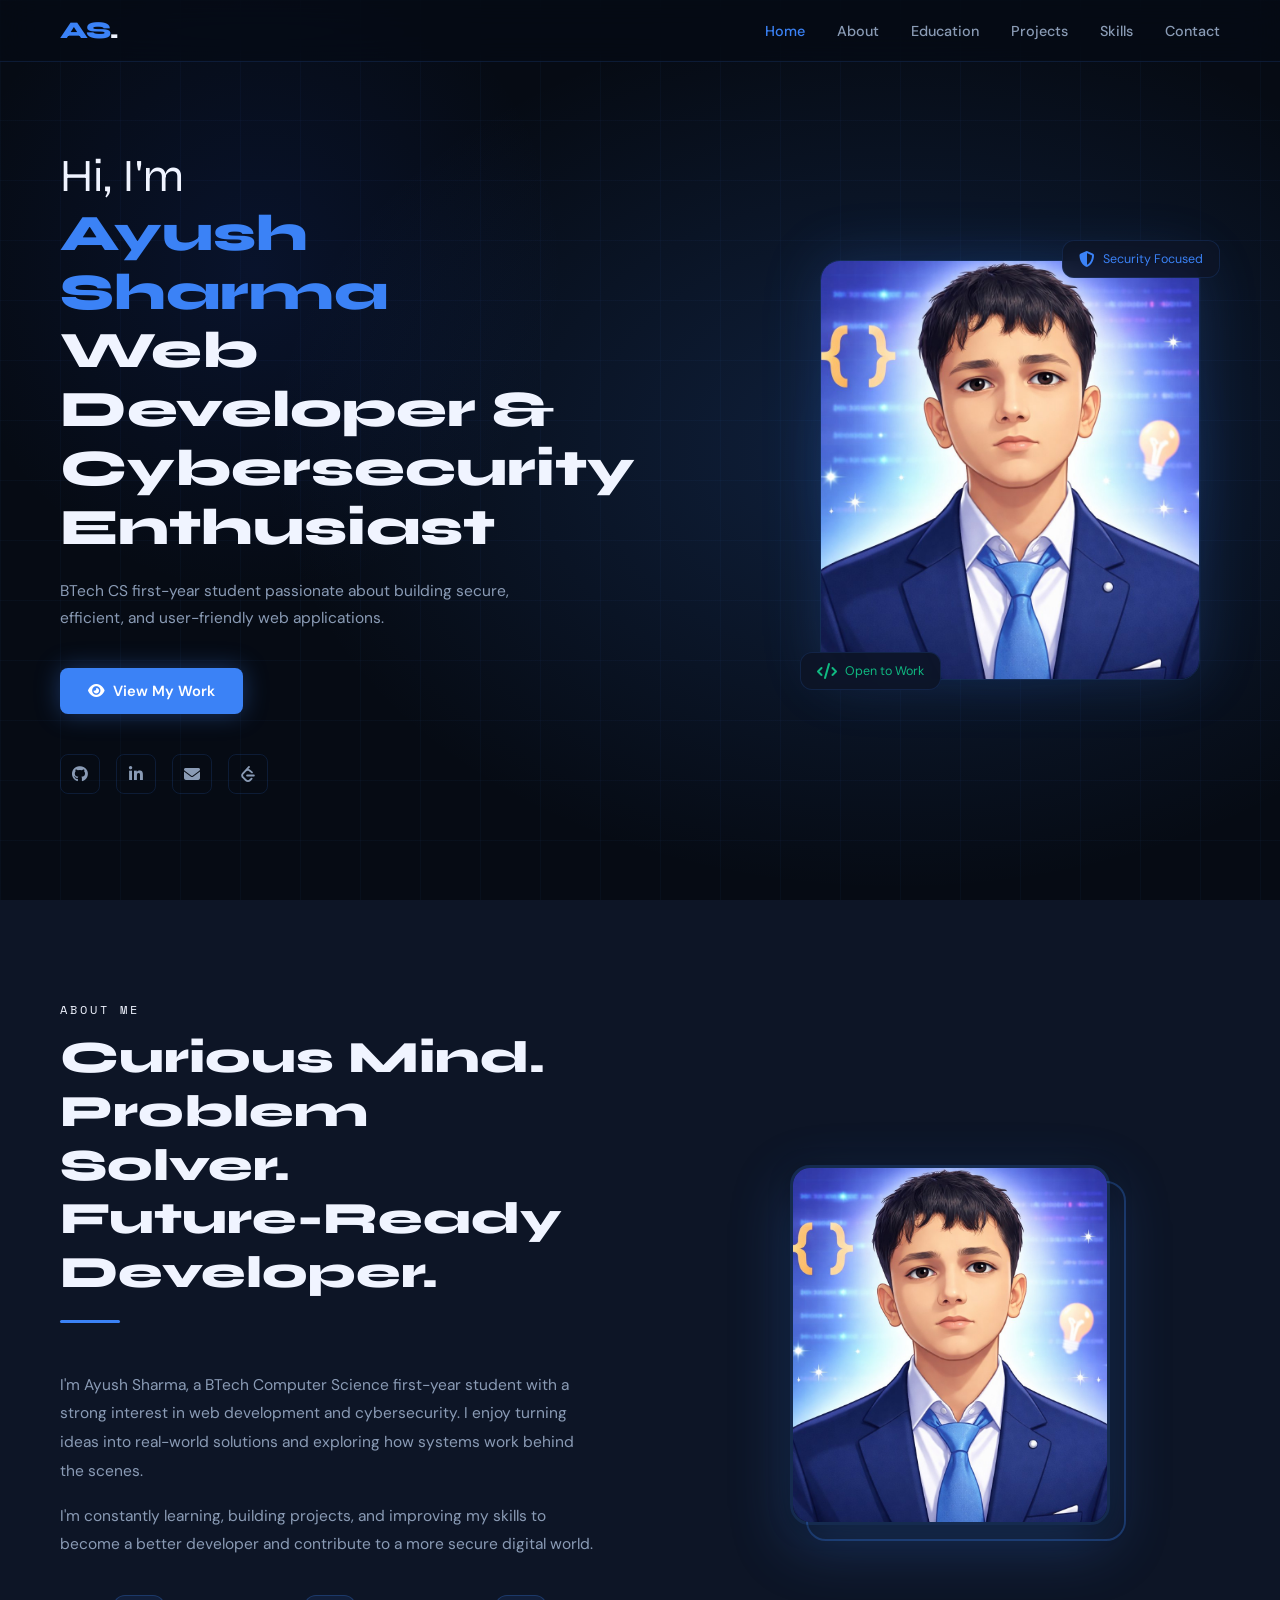
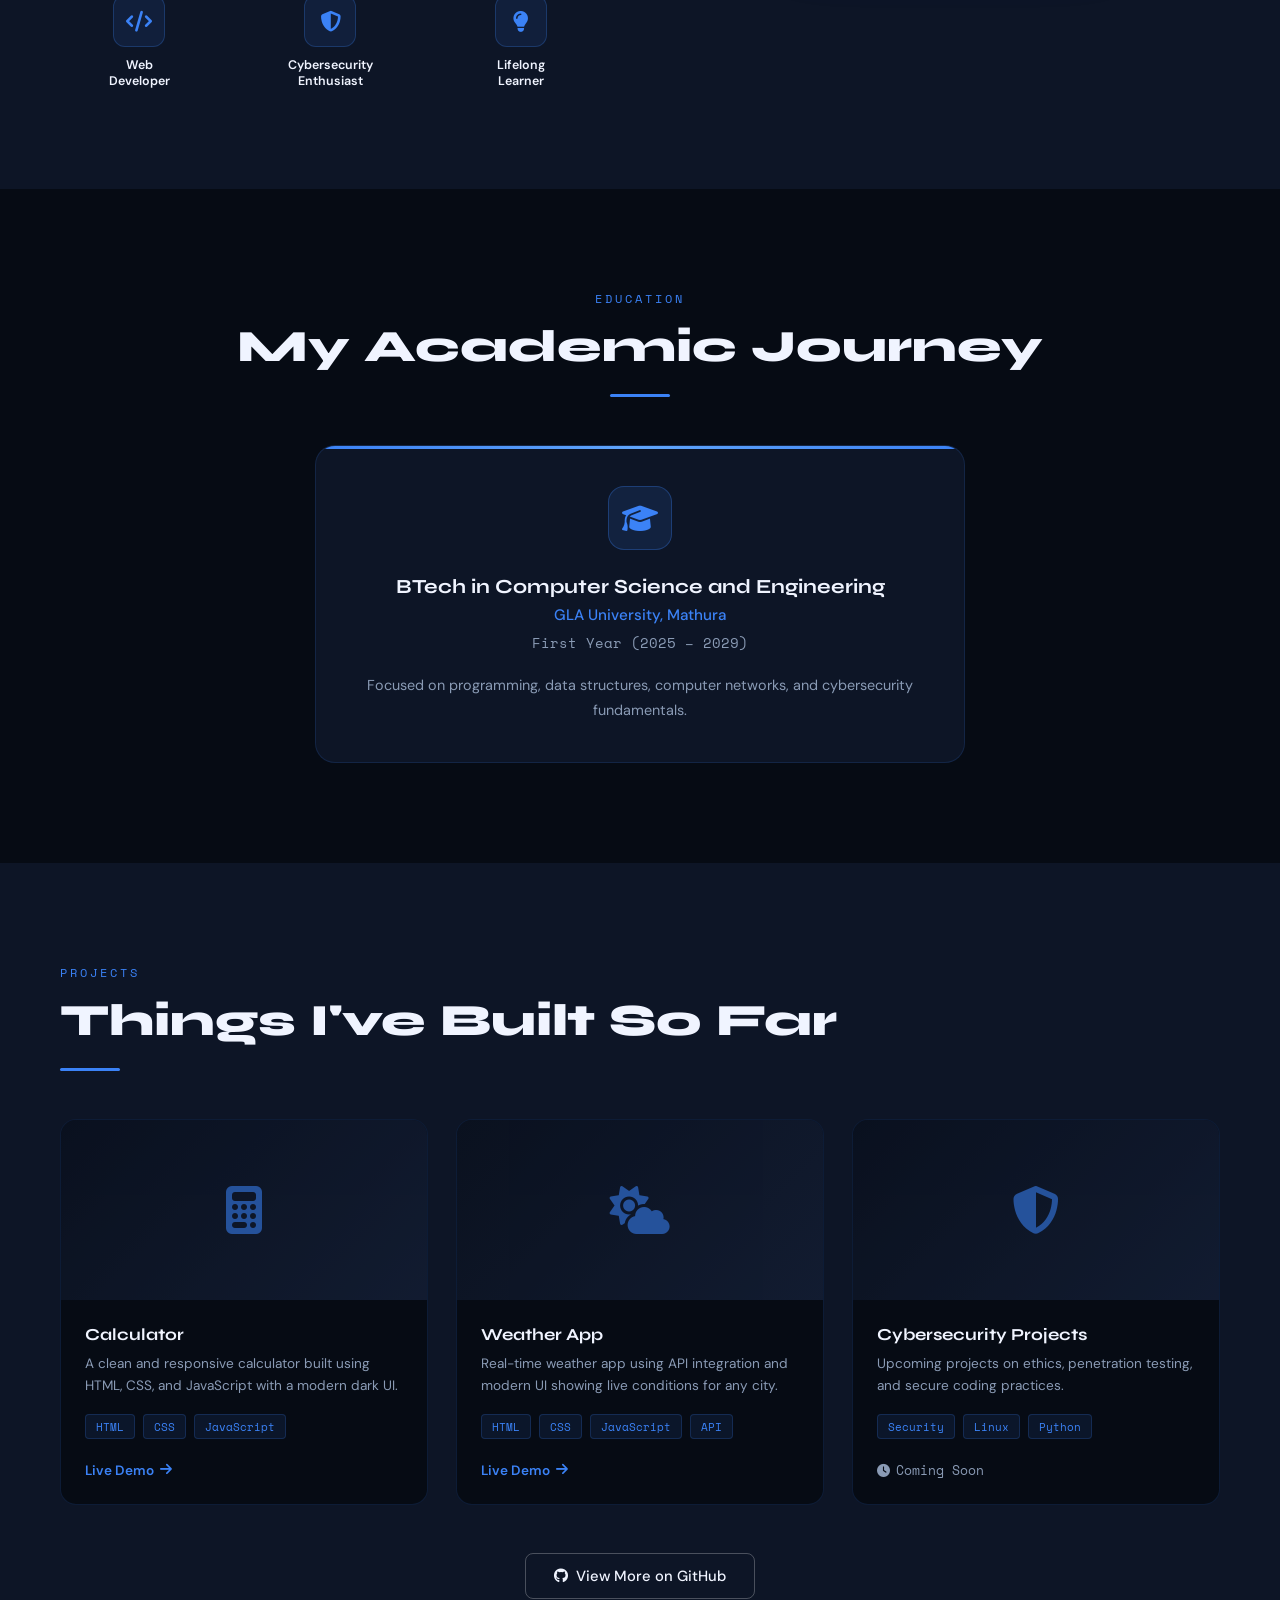
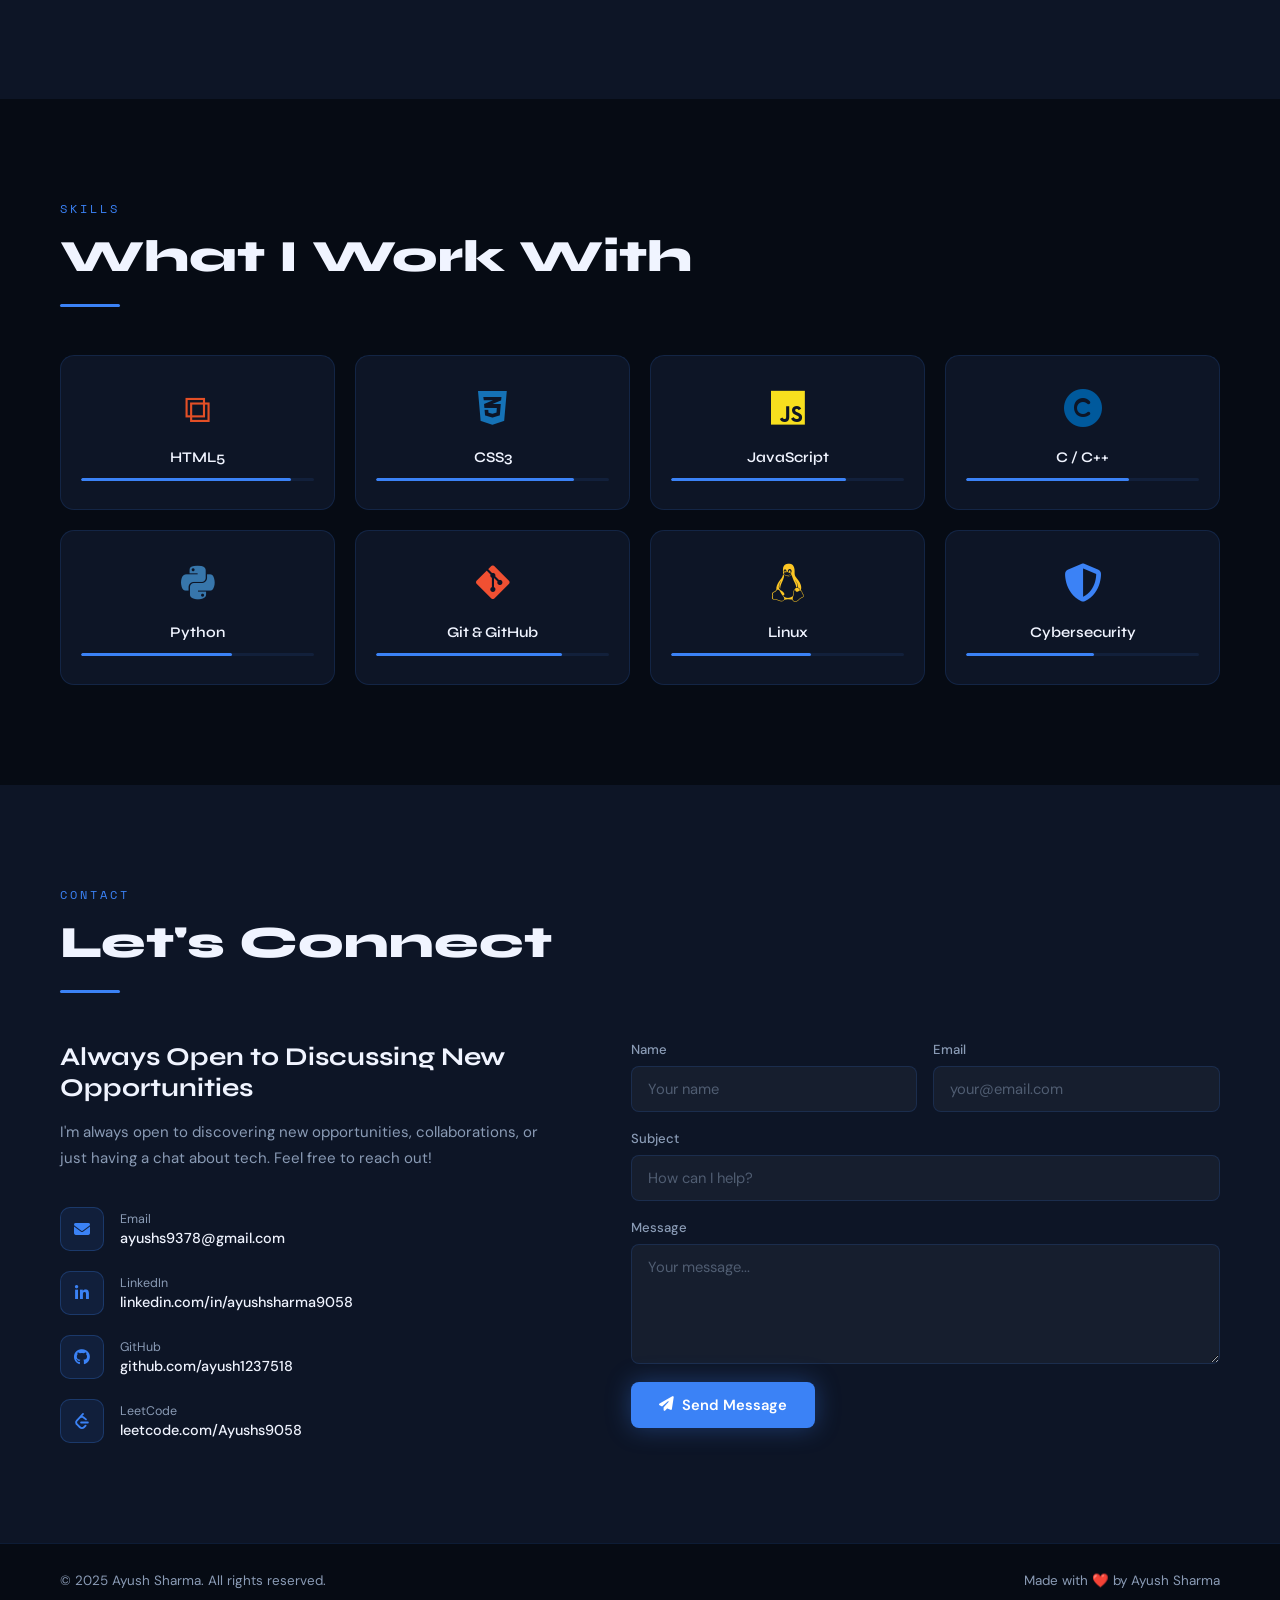
<file: index.html.html>
<!DOCTYPE html>
<html lang="en">
<head>
  <meta charset="UTF-8" />
  <meta name="viewport" content="width=device-width, initial-scale=1.0"/>
  <title>Ayush Sharma | Web Developer & Cybersecurity Enthusiast</title>
  <link href="https://fonts.googleapis.com/css2?family=Space+Mono:wght@400;700&family=Syne:wght@400;500;600;700;800&family=DM+Sans:wght@300;400;500;600&display=swap" rel="stylesheet"/>
  <link rel="stylesheet" href="https://cdnjs.cloudflare.com/ajax/libs/font-awesome/6.5.0/css/all.min.css"/>
  <style>
    :root {
      --blue: #3B82F6;
      --blue-glow: rgba(59,130,246,0.25);
      --blue-dark: #1D4ED8;
      --bg-dark: #060B14;
      --bg-card: #0D1526;
      --bg-light: #F8FAFF;
      --text-white: #F0F4FF;
      --text-muted: #8A9BB5;
      --text-dark: #0D1526;
      --border: rgba(59,130,246,0.15);
      --font-display: 'Syne', sans-serif;
      --font-mono: 'Space Mono', monospace;
      --font-body: 'DM Sans', sans-serif;
    }
    *, *::before, *::after { margin:0; padding:0; box-sizing:border-box; }
    html { scroll-behavior: smooth; }
    body { font-family: var(--font-body); background: var(--bg-dark); color: var(--text-white); overflow-x: hidden; }

    /* ── SCROLLBAR ── */
    ::-webkit-scrollbar { width:6px; }
    ::-webkit-scrollbar-track { background: var(--bg-dark); }
    ::-webkit-scrollbar-thumb { background: var(--blue); border-radius:3px; }

    /* ── NAVBAR ── */
    nav {
      position: fixed; top:0; left:0; right:0; z-index:1000;
      display:flex; align-items:center; justify-content:space-between;
      padding: 16px 60px;
      background: rgba(6,11,20,0.6);
      backdrop-filter: blur(20px);
      -webkit-backdrop-filter: blur(20px);
      border-bottom: 1px solid var(--border);
      transition: all 0.3s ease;
    }
    nav.scrolled { padding: 12px 60px; background: rgba(6,11,20,0.92); }
    .nav-logo {
      font-family: var(--font-display);
      font-size: 1.5rem;
      font-weight: 800;
      color: var(--blue);
      letter-spacing: -1px;
    }
    .nav-logo span { color: var(--text-white); }
    .nav-links { display:flex; gap:32px; list-style:none; }
    .nav-links a {
      font-family: var(--font-body); font-size:0.9rem; font-weight:500;
      color: var(--text-muted); text-decoration:none;
      transition: color 0.2s; position:relative;
    }
    .nav-links a::after {
      content:''; position:absolute; bottom:-4px; left:0; right:0;
      height:2px; background:var(--blue); transform:scaleX(0);
      transition:transform 0.25s ease;
    }
    .nav-links a:hover { color: var(--text-white); }
    .nav-links a:hover::after { transform:scaleX(1); }
    .nav-icon { font-size:0.9rem; color: var(--text-muted); cursor:pointer; }

    /* hamburger */
    .hamburger { display:none; flex-direction:column; gap:5px; cursor:pointer; }
    .hamburger span { width:24px; height:2px; background:var(--text-white); border-radius:2px; transition:all 0.3s; }

    /* ── HERO ── */
    #home {
      min-height: 100vh;
      display: flex; align-items: center;
      position: relative; overflow: hidden;
      padding: 120px 60px 80px;
    }
    .hero-bg {
      position:absolute; inset:0;
      background: radial-gradient(ellipse 70% 70% at 70% 50%, rgba(59,130,246,0.18) 0%, transparent 70%),
                  radial-gradient(ellipse 40% 60% at 20% 30%, rgba(29,78,216,0.12) 0%, transparent 60%),
                  var(--bg-dark);
    }
    /* Grid lines */
    .hero-bg::before {
      content:'';
      position:absolute; inset:0;
      background-image:
        linear-gradient(rgba(59,130,246,0.04) 1px, transparent 1px),
        linear-gradient(90deg, rgba(59,130,246,0.04) 1px, transparent 1px);
      background-size: 60px 60px;
    }
    .hero-content {
      position:relative; z-index:2;
      display: flex; align-items:center; justify-content:space-between;
      width:100%; max-width:1200px; margin:0 auto; gap:60px;
    }
    .hero-left { flex:1; max-width:580px; }
    .hero-badge {
      display:inline-flex; align-items:center; gap:8px;
      background: rgba(59,130,246,0.1); border:1px solid rgba(59,130,246,0.3);
      border-radius:30px; padding:6px 16px; margin-bottom:24px;
      font-size:0.78rem; font-family:var(--font-mono); color:var(--blue);
      animation: fadeInUp 0.6s ease both;
    }
    .hero-badge::before { content:''; width:8px; height:8px; background:var(--blue); border-radius:50%; animation:pulse 2s infinite; }
    @keyframes pulse { 0%,100%{opacity:1;} 50%{opacity:0.4;} }
    .hero-title {
      font-family: var(--font-display);
      font-size: clamp(2rem, 4vw, 3.2rem);
      font-weight: 800; line-height: 1.15;
      margin-bottom: 20px;
      animation: fadeInUp 0.7s ease 0.1s both;
    }
    .hero-title .hi { color: var(--text-white); font-weight:400; font-size:0.9em; }
    .hero-title .name { color: var(--blue); }
    .hero-desc {
      font-size: 0.97rem; color: var(--text-muted); line-height:1.75;
      margin-bottom:36px; max-width:480px;
      animation: fadeInUp 0.7s ease 0.2s both;
    }
    .hero-btns {
      display:flex; gap:16px; flex-wrap:wrap; margin-bottom:40px;
      animation: fadeInUp 0.7s ease 0.3s both;
    }
    .btn-primary {
      display:inline-flex; align-items:center; gap:8px;
      background: var(--blue); color:#fff;
      border:none; border-radius:8px; padding:13px 28px;
      font-family:var(--font-body); font-size:0.92rem; font-weight:600;
      cursor:pointer; text-decoration:none;
      transition: all 0.25s ease;
      box-shadow: 0 0 24px rgba(59,130,246,0.35);
    }
    .btn-primary:hover { background: var(--blue-dark); transform:translateY(-2px); box-shadow:0 0 36px rgba(59,130,246,0.5); }
    .btn-outline {
      display:inline-flex; align-items:center; gap:8px;
      background: transparent; color:var(--text-white);
      border:1.5px solid rgba(255,255,255,0.25); border-radius:8px; padding:12px 28px;
      font-family:var(--font-body); font-size:0.92rem; font-weight:500;
      cursor:pointer; text-decoration:none;
      transition: all 0.25s ease;
    }
    .btn-outline:hover { border-color:var(--blue); color:var(--blue); transform:translateY(-2px); }
    .hero-socials {
      display:flex; gap:16px;
      animation: fadeInUp 0.7s ease 0.4s both;
    }
    .hero-socials a {
      width:40px; height:40px;
      display:flex; align-items:center; justify-content:center;
      border:1px solid var(--border); border-radius:8px;
      color:var(--text-muted); font-size:1rem; text-decoration:none;
      transition: all 0.25s;
    }
    .hero-socials a:hover { border-color:var(--blue); color:var(--blue); transform:translateY(-3px); }
    .hero-right {
      flex:0 0 400px; position:relative;
      animation: fadeInRight 0.9s ease 0.2s both;
    }
    .hero-img-wrapper {
      position:relative; width:380px; height:420px;
    }
    .hero-img-glow {
      position:absolute; inset:-20px;
      background: radial-gradient(ellipse, rgba(59,130,246,0.3), transparent 70%);
      border-radius:50%; filter:blur(30px);
    }
    .hero-img {
      width:100%; height:100%; object-fit:cover; border-radius:20px;
      position:relative; z-index:1;
      border:1px solid rgba(59,130,246,0.2);
      box-shadow: 0 0 60px rgba(59,130,246,0.2);
    }
    /* floating badges */
    .float-badge {
      position:absolute; z-index:2;
      background:rgba(13,21,38,0.9); backdrop-filter:blur(10px);
      border:1px solid var(--border); border-radius:12px;
      padding:10px 16px; font-size:0.78rem;
      display:flex; align-items:center; gap:8px;
    }
    .float-badge.top { top:-20px; right:-20px; color:var(--blue); }
    .float-badge.bot { bottom:-10px; left:-20px; color:#10B981; }
    .float-badge i { font-size:1rem; }
    @keyframes fadeInUp { from{opacity:0;transform:translateY(28px);} to{opacity:1;transform:translateY(0);} }
    @keyframes fadeInRight { from{opacity:0;transform:translateX(40px);} to{opacity:1;transform:translateX(0);} }

    /* ── SECTIONS ── */
    section { padding: 100px 60px; }
    .section-inner { max-width:1200px; margin:0 auto; }
    .section-tag {
      font-family:var(--font-mono); font-size:0.78rem; color:var(--blue);
      letter-spacing:3px; text-transform:uppercase; margin-bottom:12px;
    }
    .section-title {
      font-family:var(--font-display); font-size:clamp(1.8rem,3.5vw,2.8rem);
      font-weight:800; line-height:1.2; margin-bottom:20px;
    }
    .section-line {
      width:60px; height:3px; background:var(--blue); border-radius:2px; margin-bottom:48px;
    }

    /* ── ABOUT ── */
    #about { background: var(--bg-card); }
    #about .section-tag, #about .section-title { color:var(--text-white); }
    #about .section-line { }
    .about-grid {
      display:grid; grid-template-columns:1fr 1fr; gap:80px; align-items:center;
    }
    .about-text p {
      font-size:0.97rem; color:var(--text-muted); line-height:1.85; margin-bottom:16px;
    }
    .about-highlights {
      display:flex; gap:32px; margin-top:36px; flex-wrap:wrap;
    }
    .highlight-item {
      display:flex; flex-direction:column; align-items:center; gap:10px;
      text-align:center; flex:1; min-width:80px;
    }
    .highlight-icon {
      width:52px; height:52px;
      display:flex; align-items:center; justify-content:center;
      background: rgba(59,130,246,0.1); border:1px solid rgba(59,130,246,0.25);
      border-radius:12px; font-size:1.3rem; color:var(--blue);
      transition: all 0.25s;
    }
    .highlight-item:hover .highlight-icon { background:var(--blue); color:#fff; transform:translateY(-4px); }
    .highlight-label { font-size:0.78rem; font-weight:600; color:var(--text-white); line-height:1.3; }
    .about-img-wrap {
      position:relative; display:flex; justify-content:center;
    }
    .about-photo {
      width:320px; height:360px; object-fit:cover; border-radius:20px;
      box-shadow: 0 20px 60px rgba(59,130,246,0.25), 0 4px 20px rgba(0,0,0,0.4);
      border:3px solid rgba(59,130,246,0.2);
    }
    .about-img-wrap::before {
      content:''; position:absolute;
      width:320px; height:360px;
      border:2px solid var(--blue); border-radius:20px;
      top:16px; left:50%; transform:translateX(-50%) translateX(16px);
      z-index:-1; opacity:0.3;
    }

    /* ── EDUCATION ── */
    #education { background: var(--bg-dark); text-align:center; }
    .edu-card {
      max-width:650px; margin:0 auto;
      background:var(--bg-card); border:1px solid var(--border);
      border-radius:20px; padding:40px;
      position:relative; overflow:hidden;
      transition: transform 0.3s, box-shadow 0.3s;
    }
    .edu-card:hover { transform:translateY(-6px); box-shadow:0 20px 60px rgba(59,130,246,0.15); }
    .edu-card::before {
      content:''; position:absolute; top:0; left:0; right:0; height:3px;
      background:linear-gradient(90deg, var(--blue), #60A5FA, var(--blue));
    }
    .edu-icon {
      width:64px; height:64px; background:rgba(59,130,246,0.12);
      border:1px solid rgba(59,130,246,0.3); border-radius:16px;
      display:flex; align-items:center; justify-content:center;
      font-size:1.8rem; color:var(--blue); margin:0 auto 24px;
    }
    .edu-degree { font-family:var(--font-display); font-size:1.25rem; font-weight:700; margin-bottom:6px; }
    .edu-uni { font-size:0.95rem; color:var(--blue); font-weight:500; margin-bottom:8px; }
    .edu-year { font-size:0.85rem; color:var(--text-muted); font-family:var(--font-mono); margin-bottom:20px; }
    .edu-desc { font-size:0.9rem; color:var(--text-muted); line-height:1.7; }

    /* ── PROJECTS ── */
    #projects { background: var(--bg-card); }
    .projects-grid { display:grid; grid-template-columns:repeat(3,1fr); gap:28px; }
    .project-card {
      background:var(--bg-dark); border:1px solid var(--border);
      border-radius:16px; overflow:hidden;
      transition: all 0.3s ease;
      cursor:pointer;
    }
    .project-card:hover { transform:translateY(-8px); border-color:rgba(59,130,246,0.4); box-shadow:0 20px 50px rgba(59,130,246,0.15); }
    .project-img {
      width:100%; height:180px; object-fit:cover;
      display:block; transition:transform 0.4s ease;
    }
    .project-card:hover .project-img { transform:scale(1.05); }
    .project-img-placeholder {
      width:100%; height:180px;
      background:linear-gradient(135deg, #0D1526, #1a2744);
      display:flex; align-items:center; justify-content:center;
      font-size:3rem; color:var(--blue); opacity:0.6;
      transition:transform 0.4s ease;
    }
    .project-card:hover .project-img-placeholder { transform:scale(1.05); }
    .project-body { padding:24px; }
    .project-name { font-family:var(--font-display); font-size:1.05rem; font-weight:700; margin-bottom:8px; }
    .project-desc { font-size:0.85rem; color:var(--text-muted); line-height:1.65; margin-bottom:16px; }
    .project-tags { display:flex; flex-wrap:wrap; gap:8px; margin-bottom:20px; }
    .tag {
      font-family:var(--font-mono); font-size:0.7rem;
      background:rgba(59,130,246,0.1); border:1px solid rgba(59,130,246,0.2);
      color:var(--blue); border-radius:4px; padding:3px 10px;
    }
    .project-link {
      display:inline-flex; align-items:center; gap:6px;
      color:var(--blue); font-size:0.85rem; font-weight:600;
      text-decoration:none; transition:gap 0.2s;
    }
    .project-link:hover { gap:10px; }
    .coming-soon {
      display:inline-flex; align-items:center; gap:6px;
      font-size:0.82rem; color:var(--text-muted);
      font-family:var(--font-mono);
    }
    .projects-more { text-align:center; margin-top:48px; }

    /* ── SKILLS ── */
    #skills { background:var(--bg-dark); }
    .skills-grid { display:grid; grid-template-columns:repeat(4,1fr); gap:20px; }
    .skill-card {
      background:var(--bg-card); border:1px solid var(--border);
      border-radius:14px; padding:28px 20px;
      text-align:center; transition:all 0.3s;
      cursor:default;
    }
    .skill-card:hover { border-color:var(--blue); transform:translateY(-6px); box-shadow:0 12px 40px rgba(59,130,246,0.15); }
    .skill-icon { font-size:2.4rem; margin-bottom:14px; display:block; }
    .skill-name { font-family:var(--font-display); font-size:0.92rem; font-weight:600; color:var(--text-white); }
    .skill-level {
      margin-top:12px; height:3px; background:rgba(59,130,246,0.1); border-radius:2px; overflow:hidden;
    }
    .skill-level-fill { height:100%; background:var(--blue); border-radius:2px; transition:width 1s ease; }

    /* ── CONTACT ── */
    #contact { background:var(--bg-card); }
    .contact-grid { display:grid; grid-template-columns:1fr 1.2fr; gap:80px; align-items:start; }
    .contact-info h3 { font-family:var(--font-display); font-size:1.6rem; font-weight:700; margin-bottom:16px; }
    .contact-info p { font-size:0.94rem; color:var(--text-muted); line-height:1.75; margin-bottom:36px; }
    .contact-items { display:flex; flex-direction:column; gap:20px; }
    .contact-item {
      display:flex; align-items:center; gap:16px;
    }
    .contact-item-icon {
      width:44px; height:44px; flex-shrink:0;
      background:rgba(59,130,246,0.1); border:1px solid rgba(59,130,246,0.25);
      border-radius:10px; display:flex; align-items:center; justify-content:center;
      color:var(--blue); font-size:1rem;
    }
    .contact-item-text { font-size:0.9rem; }
    .contact-item-label { color:var(--text-muted); font-size:0.78rem; margin-bottom:2px; }
    .contact-item-val { color:var(--text-white); font-weight:500; }
    .contact-item-val a { color:var(--text-white); text-decoration:none; transition:color 0.2s; }
    .contact-item-val a:hover { color:var(--blue); }

    /* FORM */
    .contact-form { display:flex; flex-direction:column; gap:18px; }
    .form-row { display:grid; grid-template-columns:1fr 1fr; gap:16px; }
    .form-group { display:flex; flex-direction:column; gap:8px; }
    .form-group label { font-size:0.82rem; font-weight:500; color:var(--text-muted); }
    .form-group input, .form-group textarea {
      background:rgba(255,255,255,0.04); border:1px solid var(--border);
      border-radius:8px; padding:12px 16px;
      color:var(--text-white); font-family:var(--font-body); font-size:0.92rem;
      outline:none; transition:border 0.2s;
      resize:vertical;
    }
    .form-group input:focus, .form-group textarea:focus { border-color:var(--blue); background:rgba(59,130,246,0.06); }
    .form-group textarea { min-height:120px; }
    .form-group input::placeholder, .form-group textarea::placeholder { color:rgba(138,155,181,0.5); }

    /* ── FOOTER ── */
    footer {
      background:var(--bg-dark); border-top:1px solid var(--border);
      padding:28px 60px;
      display:flex; align-items:center; justify-content:space-between;
      flex-wrap:wrap; gap:12px;
    }
    .footer-copy { font-size:0.84rem; color:var(--text-muted); }
    .footer-made { font-size:0.84rem; color:var(--text-muted); }

    /* ── ANIMATIONS ── */
    .reveal {
      opacity:0; transform:translateY(32px);
      transition: opacity 0.7s ease, transform 0.7s ease;
    }
    .reveal.visible { opacity:1; transform:translateY(0); }

    /* ── RESPONSIVE ── */
    @media(max-width:1024px){
      nav { padding:14px 32px; }
      section { padding:80px 32px; }
      footer { padding:24px 32px; }
      #home { padding:120px 32px 80px; }
      .about-grid { grid-template-columns:1fr; gap:48px; }
      .about-img-wrap { order:-1; }
      .contact-grid { grid-template-columns:1fr; gap:48px; }
      .projects-grid { grid-template-columns:repeat(2,1fr); }
      .skills-grid { grid-template-columns:repeat(4,1fr); }
      .hero-right { flex:0 0 300px; }
      .hero-img-wrapper { width:300px; height:340px; }
    }
    @media(max-width:768px){
      .nav-links { display:none; flex-direction:column; position:fixed; top:0; left:0; right:0; bottom:0; background:var(--bg-dark); padding:100px 40px; gap:24px; }
      .nav-links.open { display:flex; }
      .hamburger { display:flex; z-index:1001; }
      .hero-content { flex-direction:column; text-align:center; }
      .hero-left { max-width:100%; }
      .hero-right { display:none; }
      .hero-btns { justify-content:center; }
      .hero-socials { justify-content:center; }
      .projects-grid { grid-template-columns:1fr; }
      .skills-grid { grid-template-columns:repeat(2,1fr); }
      .form-row { grid-template-columns:1fr; }
      footer { flex-direction:column; text-align:center; }
    }
  </style>
</head>
<body>

<!-- ═══ NAVBAR ═══ -->
<nav id="navbar">
  <div class="nav-logo">AS<span>.</span></div>
  <ul class="nav-links" id="navLinks">
    <li><a href="#home">Home</a></li>
    <li><a href="#about">About</a></li>
    <li><a href="#education">Education</a></li>
    <li><a href="#projects">Projects</a></li>
    <li><a href="#skills">Skills</a></li>
    <li><a href="#contact">Contact</a></li>
  </ul>
  <div class="hamburger" id="hamburger" onclick="toggleMenu()">
    <span></span><span></span><span></span>
  </div>
</nav>

<!-- ═══ HERO ═══ -->
<section id="home">
  <div class="hero-bg"></div>
  <div class="hero-content">
    <div class="hero-left">
      <h1 class="hero-title">
        <span class="hi">Hi, I'm</span><br>
        <span class="name">Ayush Sharma</span><br>
        Web Developer &amp;<br>Cybersecurity Enthusiast
      </h1>
      <p class="hero-desc">
        BTech CS first-year student passionate about building secure, efficient, and user-friendly web applications.
      </p>
      <div class="hero-btns">
        <a href="#projects" class="btn-primary"><i class="fa-solid fa-eye"></i> View My Work</a>
      </div>
      <div class="hero-socials">
        <a href="https://github.com/ayush1237518" target="_blank" title="GitHub"><i class="fab fa-github"></i></a>
        <a href="https://www.linkedin.com/in/ayushsharma9058" target="_blank" title="LinkedIn"><i class="fab fa-linkedin-in"></i></a>
        <a href="mailto:ayushs9378@gmail.com" title="Email"><i class="fas fa-envelope"></i></a>
        <a href="https://leetcode.com/Ayushs9058" target="_blank" title="LeetCode">
          <svg width="16" height="16" viewBox="0 0 24 24" fill="currentColor"><path d="M13.483 0a1.374 1.374 0 0 0-.961.438L7.116 6.226l-3.854 4.126a5.266 5.266 0 0 0-1.209 2.104 5.35 5.35 0 0 0-.125.513 5.527 5.527 0 0 0 .062 2.362 5.83 5.83 0 0 0 .349 1.017 5.938 5.938 0 0 0 1.271 1.818l4.277 4.193.039.038c2.248 2.165 5.852 2.133 8.063-.074l2.396-2.392c.54-.54.54-1.414.003-1.955a1.378 1.378 0 0 0-1.951-.003l-2.396 2.392a3.021 3.021 0 0 1-4.205.038l-.02-.019-4.276-4.193c-.652-.64-.972-1.469-.948-2.263a2.68 2.68 0 0 1 .066-.523 2.545 2.545 0 0 1 .619-1.164L9.13 8.114c1.058-1.134 3.204-1.27 4.43-.278l3.501 2.831c.593.48 1.461.387 1.94-.207a1.384 1.384 0 0 0-.207-1.943l-3.5-2.831c-.8-.647-1.766-1.045-2.774-1.202l2.015-2.158A1.384 1.384 0 0 0 13.483 0zm-2.866 12.815a1.38 1.38 0 0 0-1.38 1.382 1.38 1.38 0 0 0 1.38 1.382H20.79a1.38 1.38 0 0 0 1.38-1.382 1.38 1.38 0 0 0-1.38-1.382z"/></svg>
        </a>
      </div>
    </div>
    <div class="hero-right">
      <div class="hero-img-wrapper">
        <div class="hero-img-glow"></div>
        <img src="[data-uri]"
             class="hero-img" alt="Ayush Sharma"/>
        <div class="float-badge top"><i class="fas fa-shield-halved"></i> Security Focused</div>
        <div class="float-badge bot"><i class="fas fa-code"></i> Open to Work</div>
      </div>
      </div>
    </div>
  </div>
</section>

<!-- ═══ ABOUT ═══ -->
<section id="about">
  <div class="section-inner">
    <div class="about-grid reveal">
      <div class="about-text">
        <div class="section-tag">About Me</div>
        <h2 class="section-title" style="color:var(--text-white);">Curious Mind.<br>Problem Solver.<br>Future-Ready Developer.</h2>
        <div class="section-line"></div>
        <p>I'm Ayush Sharma, a BTech Computer Science first-year student with a strong interest in web development and cybersecurity. I enjoy turning ideas into real-world solutions and exploring how systems work behind the scenes.</p>
        <p>I'm constantly learning, building projects, and improving my skills to become a better developer and contribute to a more secure digital world.</p>
        <div class="about-highlights">
          <div class="highlight-item">
            <div class="highlight-icon"><i class="fas fa-code"></i></div>
            <span class="highlight-label">Web<br>Developer</span>
          </div>
          <div class="highlight-item">
            <div class="highlight-icon"><i class="fas fa-shield-halved"></i></div>
            <span class="highlight-label">Cybersecurity<br>Enthusiast</span>
          </div>
          <div class="highlight-item">
            <div class="highlight-icon"><i class="fas fa-lightbulb"></i></div>
            <span class="highlight-label">Lifelong<br>Learner</span>
          </div>
        </div>
      </div>
      <div class="about-img-wrap">
        <!-- Profile photo - second uploaded image (AI illustrated portrait) -->
        <img src="[data-uri]"
             id="about-photo"
             class="about-photo" alt="Ayush Sharma Profile"/>
      </div>
    </div>
  </div>
</section>

<!-- ═══ EDUCATION ═══ -->
<section id="education">
  <div class="section-inner reveal" style="text-align:center;">
    <div class="section-tag" style="text-align:center;">Education</div>
    <h2 class="section-title" style="text-align:center;">My Academic Journey</h2>
    <div class="section-line" style="margin:0 auto 48px;"></div>
    <div class="edu-card">
      <div class="edu-icon"><i class="fas fa-graduation-cap"></i></div>
      <div class="edu-degree">BTech in Computer Science and Engineering</div>
      <div class="edu-uni">GLA University, Mathura</div>
      <div class="edu-year">First Year (2025 – 2029)</div>
      <div class="edu-desc">Focused on programming, data structures, computer networks, and cybersecurity fundamentals.</div>
    </div>
  </div>
</section>

<!-- ═══ PROJECTS ═══ -->
<section id="projects">
  <div class="section-inner">
    <div class="reveal">
      <div class="section-tag">Projects</div>
      <h2 class="section-title">Things I've Built So Far</h2>
      <div class="section-line"></div>
    </div>
    <div class="projects-grid reveal">

      <!-- Calculator -->
      <div class="project-card" onclick="window.open('https://ayush1237518.github.io/Calculator.app/','_blank')">
        <div class="project-img-placeholder"><i class="fas fa-calculator"></i></div>
        <div class="project-body">
          <div class="project-name">Calculator</div>
          <div class="project-desc">A clean and responsive calculator built using HTML, CSS, and JavaScript with a modern dark UI.</div>
          <div class="project-tags">
            <span class="tag">HTML</span><span class="tag">CSS</span><span class="tag">JavaScript</span>
          </div>
          <a href="https://ayush1237518.github.io/Calculator.app/" target="_blank" class="project-link">
            Live Demo <i class="fas fa-arrow-right"></i>
          </a>
        </div>
      </div>

      <!-- Weather App -->
      <div class="project-card" onclick="window.open('https://ayush1237518.github.io/Weather.app/','_blank')">
        <div class="project-img-placeholder"><i class="fas fa-cloud-sun"></i></div>
        <div class="project-body">
          <div class="project-name">Weather App</div>
          <div class="project-desc">Real-time weather app using API integration and modern UI showing live conditions for any city.</div>
          <div class="project-tags">
            <span class="tag">HTML</span><span class="tag">CSS</span><span class="tag">JavaScript</span><span class="tag">API</span>
          </div>
          <a href="https://ayush1237518.github.io/Weather.app/" target="_blank" class="project-link">
            Live Demo <i class="fas fa-arrow-right"></i>
          </a>
        </div>
      </div>

      <!-- Cybersecurity Projects -->
      <div class="project-card">
        <div class="project-img-placeholder"><i class="fas fa-shield-halved"></i></div>
        <div class="project-body">
          <div class="project-name">Cybersecurity Projects</div>
          <div class="project-desc">Upcoming projects on ethics, penetration testing, and secure coding practices.</div>
          <div class="project-tags">
            <span class="tag">Security</span><span class="tag">Linux</span><span class="tag">Python</span>
          </div>
          <span class="coming-soon"><i class="fas fa-clock"></i> Coming Soon</span>
        </div>
      </div>

    </div>
    <div class="projects-more reveal">
      <a href="https://github.com/ayush1237518" target="_blank" class="btn-outline">
        <i class="fab fa-github"></i> View More on GitHub
      </a>
    </div>
  </div>
</section>

<!-- ═══ SKILLS ═══ -->
<section id="skills">
  <div class="section-inner">
    <div class="reveal">
      <div class="section-tag">Skills</div>
      <h2 class="section-title">What I Work With</h2>
      <div class="section-line"></div>
    </div>
    <div class="skills-grid reveal">
      <div class="skill-card">
        <span class="skill-icon" style="color:#E34F26;">&#10697;</span>
        <div class="skill-name">HTML5</div>
        <div class="skill-level"><div class="skill-level-fill" style="width:90%"></div></div>
      </div>
      <div class="skill-card">
        <span class="skill-icon" style="color:#1572B6;"><i class="fab fa-css3-alt"></i></span>
        <div class="skill-name">CSS3</div>
        <div class="skill-level"><div class="skill-level-fill" style="width:85%"></div></div>
      </div>
      <div class="skill-card">
        <span class="skill-icon" style="color:#F7DF1E;"><i class="fab fa-js"></i></span>
        <div class="skill-name">JavaScript</div>
        <div class="skill-level"><div class="skill-level-fill" style="width:75%"></div></div>
      </div>
      <div class="skill-card">
        <span class="skill-icon" style="color:#00599C;"><i class="fas fa-copyright"></i></span>
        <div class="skill-name">C / C++</div>
        <div class="skill-level"><div class="skill-level-fill" style="width:70%"></div></div>
      </div>
      <div class="skill-card">
        <span class="skill-icon" style="color:#3776AB;"><i class="fab fa-python"></i></span>
        <div class="skill-name">Python</div>
        <div class="skill-level"><div class="skill-level-fill" style="width:65%"></div></div>
      </div>
      <div class="skill-card">
        <span class="skill-icon" style="color:#F05032;"><i class="fab fa-git-alt"></i></span>
        <div class="skill-name">Git &amp; GitHub</div>
        <div class="skill-level"><div class="skill-level-fill" style="width:80%"></div></div>
      </div>
      <div class="skill-card">
        <span class="skill-icon" style="color:#FCC624;"><i class="fab fa-linux"></i></span>
        <div class="skill-name">Linux</div>
        <div class="skill-level"><div class="skill-level-fill" style="width:60%"></div></div>
      </div>
      <div class="skill-card">
        <span class="skill-icon" style="color:var(--blue);"><i class="fas fa-shield-halved"></i></span>
        <div class="skill-name">Cybersecurity</div>
        <div class="skill-level"><div class="skill-level-fill" style="width:55%"></div></div>
      </div>
    </div>
  </div>
</section>

<!-- ═══ CONTACT ═══ -->
<section id="contact">
  <div class="section-inner">
    <div class="reveal">
      <div class="section-tag">Contact</div>
      <h2 class="section-title">Let's Connect</h2>
      <div class="section-line"></div>
    </div>
    <div class="contact-grid reveal">
      <div class="contact-info">
        <h3>Always Open to Discussing New Opportunities</h3>
        <p>I'm always open to discovering new opportunities, collaborations, or just having a chat about tech. Feel free to reach out!</p>
        <div class="contact-items">
          <div class="contact-item">
            <div class="contact-item-icon"><i class="fas fa-envelope"></i></div>
            <div class="contact-item-text">
              <div class="contact-item-label">Email</div>
              <div class="contact-item-val"><a href="mailto:ayushs9378@gmail.com">ayushs9378@gmail.com</a></div>
            </div>
          </div>
          <div class="contact-item">
            <div class="contact-item-icon"><i class="fab fa-linkedin-in"></i></div>
            <div class="contact-item-text">
              <div class="contact-item-label">LinkedIn</div>
              <div class="contact-item-val"><a href="https://www.linkedin.com/in/ayushsharma9058" target="_blank">linkedin.com/in/ayushsharma9058</a></div>
            </div>
          </div>
          <div class="contact-item">
            <div class="contact-item-icon"><i class="fab fa-github"></i></div>
            <div class="contact-item-text">
              <div class="contact-item-label">GitHub</div>
              <div class="contact-item-val"><a href="https://github.com/ayush1237518" target="_blank">github.com/ayush1237518</a></div>
            </div>
          </div>
          <div class="contact-item">
            <div class="contact-item-icon">
              <svg width="16" height="16" viewBox="0 0 24 24" fill="currentColor"><path d="M13.483 0a1.374 1.374 0 0 0-.961.438L7.116 6.226l-3.854 4.126a5.266 5.266 0 0 0-1.209 2.104 5.35 5.35 0 0 0-.125.513 5.527 5.527 0 0 0 .062 2.362 5.83 5.83 0 0 0 .349 1.017 5.938 5.938 0 0 0 1.271 1.818l4.277 4.193.039.038c2.248 2.165 5.852 2.133 8.063-.074l2.396-2.392c.54-.54.54-1.414.003-1.955a1.378 1.378 0 0 0-1.951-.003l-2.396 2.392a3.021 3.021 0 0 1-4.205.038l-.02-.019-4.276-4.193c-.652-.64-.972-1.469-.948-2.263a2.68 2.68 0 0 1 .066-.523 2.545 2.545 0 0 1 .619-1.164L9.13 8.114c1.058-1.134 3.204-1.27 4.43-.278l3.501 2.831c.593.48 1.461.387 1.94-.207a1.384 1.384 0 0 0-.207-1.943l-3.5-2.831c-.8-.647-1.766-1.045-2.774-1.202l2.015-2.158A1.384 1.384 0 0 0 13.483 0zm-2.866 12.815a1.38 1.38 0 0 0-1.38 1.382 1.38 1.38 0 0 0 1.38 1.382H20.79a1.38 1.38 0 0 0 1.38-1.382 1.38 1.38 0 0 0-1.38-1.382z"/></svg>
            </div>
            <div class="contact-item-text">
              <div class="contact-item-label">LeetCode</div>
              <div class="contact-item-val"><a href="https://leetcode.com/Ayushs9058" target="_blank">leetcode.com/Ayushs9058</a></div>
            </div>
          </div>
        </div>
      </div>
      <div>
        <form class="contact-form" onsubmit="handleSubmit(event)">
          <div class="form-row">
            <div class="form-group">
              <label>Name</label>
              <input type="text" placeholder="Your name" required/>
            </div>
            <div class="form-group">
              <label>Email</label>
              <input type="email" placeholder="your@email.com" required/>
            </div>
          </div>
          <div class="form-group">
            <label>Subject</label>
            <input type="text" placeholder="How can I help?" required/>
          </div>
          <div class="form-group">
            <label>Message</label>
            <textarea placeholder="Your message..." required></textarea>
          </div>
          <button type="submit" class="btn-primary" style="align-self:flex-start;">
            <i class="fas fa-paper-plane"></i> Send Message
          </button>
        </form>
      </div>
    </div>
  </div>
</section>

<!-- ═══ FOOTER ═══ -->
<footer>
  <div class="footer-copy">© 2025 Ayush Sharma. All rights reserved.</div>
  <div class="footer-made">Made with ❤️ by Ayush Sharma</div>
</footer>

<script>
  // ── Navbar scroll ──
  const navbar = document.getElementById('navbar');
  window.addEventListener('scroll', () => {
    navbar.classList.toggle('scrolled', window.scrollY > 50);
  });

  // ── Hamburger menu ──
  function toggleMenu() {
    document.getElementById('navLinks').classList.toggle('open');
  }
  document.querySelectorAll('.nav-links a').forEach(link => {
    link.addEventListener('click', () => {
      document.getElementById('navLinks').classList.remove('open');
    });
  });

  // ── Scroll reveal ──
  const observer = new IntersectionObserver((entries) => {
    entries.forEach((e, i) => {
      if (e.isIntersecting) {
        setTimeout(() => e.target.classList.add('visible'), i * 80);
      }
    });
  }, { threshold: 0.1 });
  document.querySelectorAll('.reveal').forEach(el => observer.observe(el));

  // ── Contact form ──
  function handleSubmit(e) {
    e.preventDefault();
    const btn = e.target.querySelector('button[type=submit]');
    btn.innerHTML = '<i class="fas fa-check"></i> Sent!';
    btn.style.background = '#10B981';
    setTimeout(() => {
      btn.innerHTML = '<i class="fas fa-paper-plane"></i> Send Message';
      btn.style.background = '';
      e.target.reset();
    }, 3000);
  }

  // ── Active nav link on scroll ──
  const sections = document.querySelectorAll('section[id]');
  window.addEventListener('scroll', () => {
    const scrollY = window.scrollY + 100;
    sections.forEach(sec => {
      const top = sec.offsetTop;
      const height = sec.offsetHeight;
      const id = sec.getAttribute('id');
      const link = document.querySelector(`.nav-links a[href="#${id}"]`);
      if (link) {
        link.style.color = scrollY >= top && scrollY < top + height ? 'var(--blue)' : '';
      }
    });
  });


</script>
</body>
</html>
</file>
<file: styles.css>
:root {
      --blue: #3B82F6;
      --blue-glow: rgba(59,130,246,0.25);
      --blue-dark: #1D4ED8;
      --bg-dark: #060B14;
      --bg-card: #0D1526;
      --bg-light: #F8FAFF;
      --text-white: #F0F4FF;
      --text-muted: #8A9BB5;
      --text-dark: #0D1526;
      --border: rgba(59,130,246,0.15);
      --font-display: 'Syne', sans-serif;
      --font-mono: 'Space Mono', monospace;
      --font-body: 'DM Sans', sans-serif;
    }
    *, *::before, *::after { margin:0; padding:0; box-sizing:border-box; }
    html { scroll-behavior: smooth; }
    body { font-family: var(--font-body); background: var(--bg-dark); color: var(--text-white); overflow-x: hidden; }

    /* ── SCROLLBAR ── */
    ::-webkit-scrollbar { width:6px; }
    ::-webkit-scrollbar-track { background: var(--bg-dark); }
    ::-webkit-scrollbar-thumb { background: var(--blue); border-radius:3px; }

    /* ── NAVBAR ── */
    nav {
      position: fixed; top:0; left:0; right:0; z-index:1000;
      display:flex; align-items:center; justify-content:space-between;
      padding: 16px 60px;
      background: rgba(6,11,20,0.6);
      backdrop-filter: blur(20px);
      -webkit-backdrop-filter: blur(20px);
      border-bottom: 1px solid var(--border);
      transition: all 0.3s ease;
    }
    nav.scrolled { padding: 12px 60px; background: rgba(6,11,20,0.92); }
    .nav-logo {
      font-family: var(--font-display);
      font-size: 1.5rem;
      font-weight: 800;
      color: var(--blue);
      letter-spacing: -1px;
    }
    .nav-logo span { color: var(--text-white); }
    .nav-links { display:flex; gap:32px; list-style:none; }
    .nav-links a {
      font-family: var(--font-body); font-size:0.9rem; font-weight:500;
      color: var(--text-muted); text-decoration:none;
      transition: color 0.2s; position:relative;
    }
    .nav-links a::after {
      content:''; position:absolute; bottom:-4px; left:0; right:0;
      height:2px; background:var(--blue); transform:scaleX(0);
      transition:transform 0.25s ease;
    }
    .nav-links a:hover { color: var(--text-white); }
    .nav-links a:hover::after { transform:scaleX(1); }
    .nav-icon { font-size:0.9rem; color: var(--text-muted); cursor:pointer; }

    /* hamburger */
    .hamburger { display:none; flex-direction:column; gap:5px; cursor:pointer; }
    .hamburger span { width:24px; height:2px; background:var(--text-white); border-radius:2px; transition:all 0.3s; }

    /* ── HERO ── */
    #home {
      min-height: 100vh;
      display: flex; align-items: center;
      position: relative; overflow: hidden;
      padding: 120px 60px 80px;
    }
    .hero-bg {
      position:absolute; inset:0;
      background: radial-gradient(ellipse 70% 70% at 70% 50%, rgba(59,130,246,0.18) 0%, transparent 70%),
                  radial-gradient(ellipse 40% 60% at 20% 30%, rgba(29,78,216,0.12) 0%, transparent 60%),
                  var(--bg-dark);
    }
    /* Grid lines */
    .hero-bg::before {
      content:'';
      position:absolute; inset:0;
      background-image:
        linear-gradient(rgba(59,130,246,0.04) 1px, transparent 1px),
        linear-gradient(90deg, rgba(59,130,246,0.04) 1px, transparent 1px);
      background-size: 60px 60px;
    }
    .hero-content {
      position:relative; z-index:2;
      display: flex; align-items:center; justify-content:space-between;
      width:100%; max-width:1200px; margin:0 auto; gap:60px;
    }
    .hero-left { flex:1; max-width:580px; }
    .hero-badge {
      display:inline-flex; align-items:center; gap:8px;
      background: rgba(59,130,246,0.1); border:1px solid rgba(59,130,246,0.3);
      border-radius:30px; padding:6px 16px; margin-bottom:24px;
      font-size:0.78rem; font-family:var(--font-mono); color:var(--blue);
      animation: fadeInUp 0.6s ease both;
    }
    .hero-badge::before { content:''; width:8px; height:8px; background:var(--blue); border-radius:50%; animation:pulse 2s infinite; }
    @keyframes pulse { 0%,100%{opacity:1;} 50%{opacity:0.4;} }
    .hero-title {
      font-family: var(--font-display);
      font-size: clamp(2rem, 4vw, 3.2rem);
      font-weight: 800; line-height: 1.15;
      margin-bottom: 20px;
      animation: fadeInUp 0.7s ease 0.1s both;
    }
    .hero-title .hi { color: var(--text-white); font-weight:400; font-size:0.9em; }
    .hero-title .name { color: var(--blue); }
    .hero-desc {
      font-size: 0.97rem; color: var(--text-muted); line-height:1.75;
      margin-bottom:36px; max-width:480px;
      animation: fadeInUp 0.7s ease 0.2s both;
    }
    .hero-btns {
      display:flex; gap:16px; flex-wrap:wrap; margin-bottom:40px;
      animation: fadeInUp 0.7s ease 0.3s both;
    }
    .btn-primary {
      display:inline-flex; align-items:center; gap:8px;
      background: var(--blue); color:#fff;
      border:none; border-radius:8px; padding:13px 28px;
      font-family:var(--font-body); font-size:0.92rem; font-weight:600;
      cursor:pointer; text-decoration:none;
      transition: all 0.25s ease;
      box-shadow: 0 0 24px rgba(59,130,246,0.35);
    }
    .btn-primary:hover { background: var(--blue-dark); transform:translateY(-2px); box-shadow:0 0 36px rgba(59,130,246,0.5); }
    .btn-outline {
      display:inline-flex; align-items:center; gap:8px;
      background: transparent; color:var(--text-white);
      border:1.5px solid rgba(255,255,255,0.25); border-radius:8px; padding:12px 28px;
      font-family:var(--font-body); font-size:0.92rem; font-weight:500;
      cursor:pointer; text-decoration:none;
      transition: all 0.25s ease;
    }
    .btn-outline:hover { border-color:var(--blue); color:var(--blue); transform:translateY(-2px); }
    .hero-socials {
      display:flex; gap:16px;
      animation: fadeInUp 0.7s ease 0.4s both;
    }
    .hero-socials a {
      width:40px; height:40px;
      display:flex; align-items:center; justify-content:center;
      border:1px solid var(--border); border-radius:8px;
      color:var(--text-muted); font-size:1rem; text-decoration:none;
      transition: all 0.25s;
    }
    .hero-socials a:hover { border-color:var(--blue); color:var(--blue); transform:translateY(-3px); }
    .hero-right {
      flex:0 0 400px; position:relative;
      animation: fadeInRight 0.9s ease 0.2s both;
    }
    .hero-img-wrapper {
      position:relative; width:380px; height:420px;
    }
    .hero-img-glow {
      position:absolute; inset:-20px;
      background: radial-gradient(ellipse, rgba(59,130,246,0.3), transparent 70%);
      border-radius:50%; filter:blur(30px);
    }
    .hero-img {
      width:100%; height:100%; object-fit:cover; border-radius:20px;
      position:relative; z-index:1;
      border:1px solid rgba(59,130,246,0.2);
      box-shadow: 0 0 60px rgba(59,130,246,0.2);
    }
    /* floating badges */
    .float-badge {
      position:absolute; z-index:2;
      background:rgba(13,21,38,0.9); backdrop-filter:blur(10px);
      border:1px solid var(--border); border-radius:12px;
      padding:10px 16px; font-size:0.78rem;
      display:flex; align-items:center; gap:8px;
    }
    .float-badge.top { top:-20px; right:-20px; color:var(--blue); }
    .float-badge.bot { bottom:-10px; left:-20px; color:#10B981; }
    .float-badge i { font-size:1rem; }
    @keyframes fadeInUp { from{opacity:0;transform:translateY(28px);} to{opacity:1;transform:translateY(0);} }
    @keyframes fadeInRight { from{opacity:0;transform:translateX(40px);} to{opacity:1;transform:translateX(0);} }

    /* ── SECTIONS ── */
    section { padding: 100px 60px; }
    .section-inner { max-width:1200px; margin:0 auto; }
    .section-tag {
      font-family:var(--font-mono); font-size:0.78rem; color:var(--blue);
      letter-spacing:3px; text-transform:uppercase; margin-bottom:12px;
    }
    .section-title {
      font-family:var(--font-display); font-size:clamp(1.8rem,3.5vw,2.8rem);
      font-weight:800; line-height:1.2; margin-bottom:20px;
    }
    .section-line {
      width:60px; height:3px; background:var(--blue); border-radius:2px; margin-bottom:48px;
    }

    /* ── ABOUT ── */
    #about { background: var(--bg-card); }
    #about .section-tag, #about .section-title { color:var(--text-white); }
    #about .section-line { }
    .about-grid {
      display:block;
    }
    .about-text p {
      font-size:0.97rem; color:var(--text-muted); line-height:1.85; margin-bottom:16px;
    }
    .about-highlights {
      display:flex; gap:32px; margin-top:36px; flex-wrap:wrap;
    }
    .highlight-item {
      display:flex; flex-direction:column; align-items:center; gap:10px;
      text-align:center; flex:1; min-width:80px;
    }
    .highlight-icon {
      width:52px; height:52px;
      display:flex; align-items:center; justify-content:center;
      background: rgba(59,130,246,0.1); border:1px solid rgba(59,130,246,0.25);
      border-radius:12px; font-size:1.3rem; color:var(--blue);
      transition: all 0.25s;
    }
    .highlight-item:hover .highlight-icon { background:var(--blue); color:#fff; transform:translateY(-4px); }
    .highlight-label { font-size:0.78rem; font-weight:600; color:var(--text-white); line-height:1.3; }

    /* ── EDUCATION ── */
    #education { background: var(--bg-dark); text-align:center; }
    .edu-card {
      max-width:650px; margin:0 auto;
      background:var(--bg-card); border:1px solid var(--border);
      border-radius:20px; padding:40px;
      position:relative; overflow:hidden;
      transition: transform 0.3s, box-shadow 0.3s;
    }
    .edu-card:hover { transform:translateY(-6px); box-shadow:0 20px 60px rgba(59,130,246,0.15); }
    .edu-card::before {
      content:''; position:absolute; top:0; left:0; right:0; height:3px;
      background:linear-gradient(90deg, var(--blue), #60A5FA, var(--blue));
    }
    .edu-icon {
      width:64px; height:64px; background:rgba(59,130,246,0.12);
      border:1px solid rgba(59,130,246,0.3); border-radius:16px;
      display:flex; align-items:center; justify-content:center;
      font-size:1.8rem; color:var(--blue); margin:0 auto 24px;
    }
    .edu-degree { font-family:var(--font-display); font-size:1.25rem; font-weight:700; margin-bottom:6px; }
    .edu-uni { font-size:0.95rem; color:var(--blue); font-weight:500; margin-bottom:8px; }
    .edu-year { font-size:0.85rem; color:var(--text-muted); font-family:var(--font-mono); margin-bottom:20px; }
    .edu-desc { font-size:0.9rem; color:var(--text-muted); line-height:1.7; }

    /* ── PROJECTS ── */
    #projects { background: var(--bg-card); }
    .projects-grid { display:grid; grid-template-columns:repeat(2,1fr); gap:28px; }
    .project-card {
      background:var(--bg-dark); border:1px solid var(--border);
      border-radius:16px; overflow:hidden;
      transition: all 0.3s ease;
      cursor:pointer;
    }
    .project-card:hover { transform:translateY(-8px); border-color:rgba(59,130,246,0.4); box-shadow:0 20px 50px rgba(59,130,246,0.15); }
    .project-img {
      width:100%; height:180px; object-fit:cover;
      display:block; transition:transform 0.4s ease;
    }
    .project-card:hover .project-img { transform:scale(1.05); }
    .project-img-placeholder {
      width:100%; height:180px;
      background:linear-gradient(135deg, #0D1526, #1a2744);
      display:flex; align-items:center; justify-content:center;
      font-size:3rem; color:var(--blue); opacity:0.6;
      transition:transform 0.4s ease;
    }
    .project-card:hover .project-img-placeholder { transform:scale(1.05); }
    .project-body { padding:24px; }
    .project-name { font-family:var(--font-display); font-size:1.05rem; font-weight:700; margin-bottom:8px; }
    .project-desc { font-size:0.85rem; color:var(--text-muted); line-height:1.65; margin-bottom:16px; }
    .project-tags { display:flex; flex-wrap:wrap; gap:8px; margin-bottom:20px; }
    .tag {
      font-family:var(--font-mono); font-size:0.7rem;
      background:rgba(59,130,246,0.1); border:1px solid rgba(59,130,246,0.2);
      color:var(--blue); border-radius:4px; padding:3px 10px;
    }
    .project-link {
      display:inline-flex; align-items:center; gap:6px;
      color:var(--blue); font-size:0.85rem; font-weight:600;
      text-decoration:none; transition:gap 0.2s;
    }
    .project-link:hover { gap:10px; }
    .coming-soon {
      display:inline-flex; align-items:center; gap:6px;
      font-size:0.82rem; color:var(--text-muted);
      font-family:var(--font-mono);
    }
    .projects-more { text-align:center; margin-top:48px; }

    /* ── SKILLS ── */
    #skills { background:var(--bg-dark); }
    .skills-grid { display:grid; grid-template-columns:repeat(4,1fr); gap:20px; }
    .skill-card {
      background:var(--bg-card); border:1px solid var(--border);
      border-radius:14px; padding:28px 20px;
      text-align:center; transition:all 0.3s;
      cursor:default;
    }
    .skill-card:hover { border-color:var(--blue); transform:translateY(-6px); box-shadow:0 12px 40px rgba(59,130,246,0.15); }
    .skill-icon { font-size:2.4rem; margin-bottom:14px; display:block; }
    .skill-name { font-family:var(--font-display); font-size:0.92rem; font-weight:600; color:var(--text-white); }
    .skill-level {
      margin-top:12px; height:3px; background:rgba(59,130,246,0.1); border-radius:2px; overflow:hidden;
    }
    .skill-level-fill { height:100%; background:var(--blue); border-radius:2px; transition:width 1s ease; }

    /* ── CONTACT ── */
    #contact { background:var(--bg-card); }
    .contact-grid { display:grid; grid-template-columns:1fr 1.2fr; gap:80px; align-items:start; }
    .contact-info h3 { font-family:var(--font-display); font-size:1.6rem; font-weight:700; margin-bottom:16px; }
    .contact-info p { font-size:0.94rem; color:var(--text-muted); line-height:1.75; margin-bottom:36px; }
    .contact-items { display:flex; flex-direction:column; gap:20px; }
    .contact-item {
      display:flex; align-items:center; gap:16px;
    }
    .contact-item-icon {
      width:44px; height:44px; flex-shrink:0;
      background:rgba(59,130,246,0.1); border:1px solid rgba(59,130,246,0.25);
      border-radius:10px; display:flex; align-items:center; justify-content:center;
      color:var(--blue); font-size:1rem;
    }
    .contact-item-text { font-size:0.9rem; }
    .contact-item-label { color:var(--text-muted); font-size:0.78rem; margin-bottom:2px; }
    .contact-item-val { color:var(--text-white); font-weight:500; }
    .contact-item-val a { color:var(--text-white); text-decoration:none; transition:color 0.2s; }
    .contact-item-val a:hover { color:var(--blue); }

    /* FORM */
    .contact-form { display:flex; flex-direction:column; gap:18px; }
    .form-row { display:grid; grid-template-columns:1fr 1fr; gap:16px; }
    .form-group { display:flex; flex-direction:column; gap:8px; }
    .form-group label { font-size:0.82rem; font-weight:500; color:var(--text-muted); }
    .form-group input, .form-group textarea {
      background:rgba(255,255,255,0.04); border:1px solid var(--border);
      border-radius:8px; padding:12px 16px;
      color:var(--text-white); font-family:var(--font-body); font-size:0.92rem;
      outline:none; transition:border 0.2s;
      resize:vertical;
    }
    .form-group input:focus, .form-group textarea:focus { border-color:var(--blue); background:rgba(59,130,246,0.06); }
    .form-group textarea { min-height:120px; }
    .form-group input::placeholder, .form-group textarea::placeholder { color:rgba(138,155,181,0.5); }

    /* ── FOOTER ── */
    footer {
      background:var(--bg-dark); border-top:1px solid var(--border);
      padding:28px 60px;
      display:flex; align-items:center; justify-content:space-between;
      flex-wrap:wrap; gap:12px;
    }
    .footer-copy { font-size:0.84rem; color:var(--text-muted); }
    .footer-made { font-size:0.84rem; color:var(--text-muted); }

    /* ── ANIMATIONS ── */
    .reveal {
      opacity:0; transform:translateY(32px);
      transition: opacity 0.7s ease, transform 0.7s ease;
    }
    .reveal.visible { opacity:1; transform:translateY(0); }

    /* ── RESPONSIVE ── */
    @media(max-width:1024px){
      nav { padding:14px 32px; }
      section { padding:80px 32px; }
      footer { padding:24px 32px; }
      #home { padding:120px 32px 80px; }
      .about-grid { grid-template-columns:1fr; gap:48px; }
      .contact-grid { grid-template-columns:1fr; gap:48px; }
      .projects-grid { grid-template-columns:repeat(2,1fr); }
      .skills-grid { grid-template-columns:repeat(4,1fr); }
      .hero-right { flex:0 0 300px; }
      .hero-img-wrapper { width:300px; height:340px; }
    }
    @media(max-width:768px){
      .nav-links { display:none; flex-direction:column; position:fixed; top:0; left:0; right:0; bottom:0; background:var(--bg-dark); padding:100px 40px; gap:24px; }
      .nav-links.open { display:flex; }
      .hamburger { display:flex; z-index:1001; }
      .hero-content { flex-direction:column; text-align:center; }
      .hero-left { max-width:100%; }
      .hero-right { display:none; }
      .hero-btns { justify-content:center; }
      .hero-socials { justify-content:center; }
      .projects-grid { grid-template-columns:1fr; }
      .skills-grid { grid-template-columns:repeat(2,1fr); }
      .form-row { grid-template-columns:1fr; }
      footer { flex-direction:column; text-align:center; }
    }
</file>
